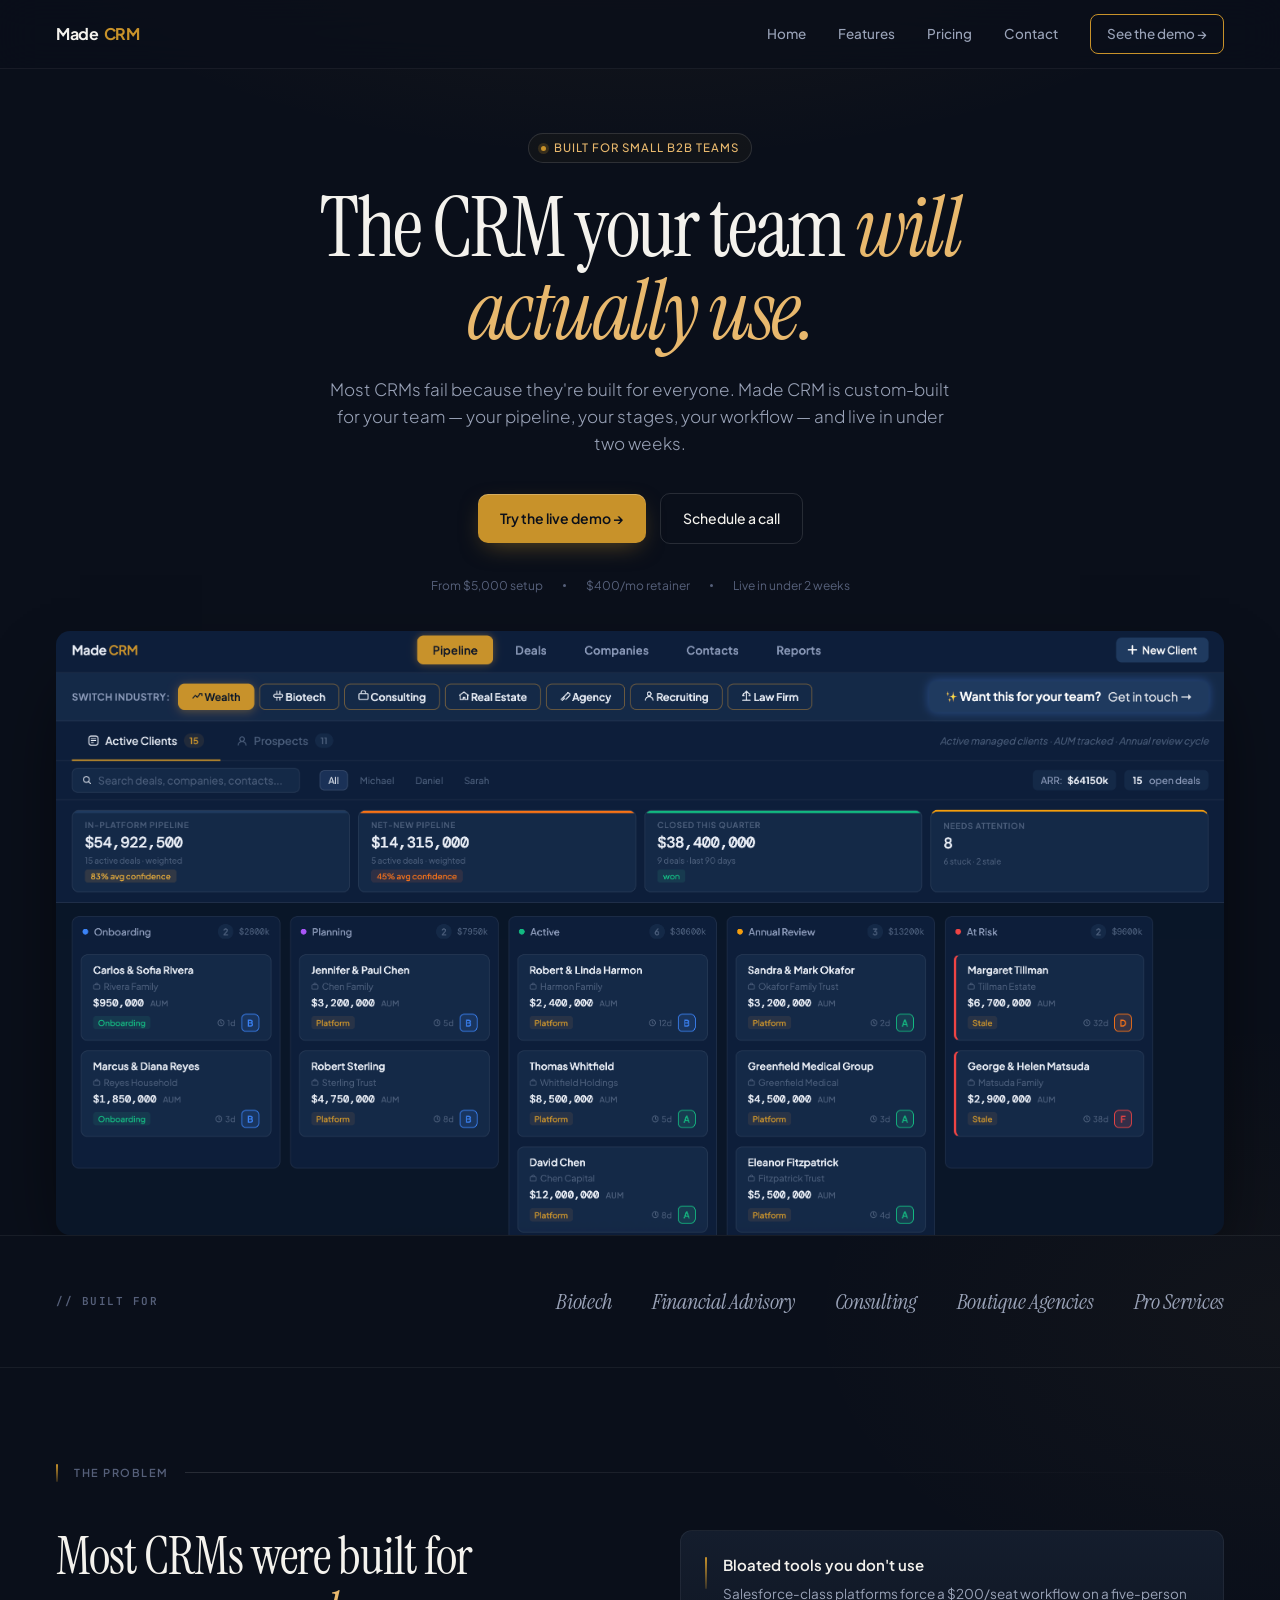
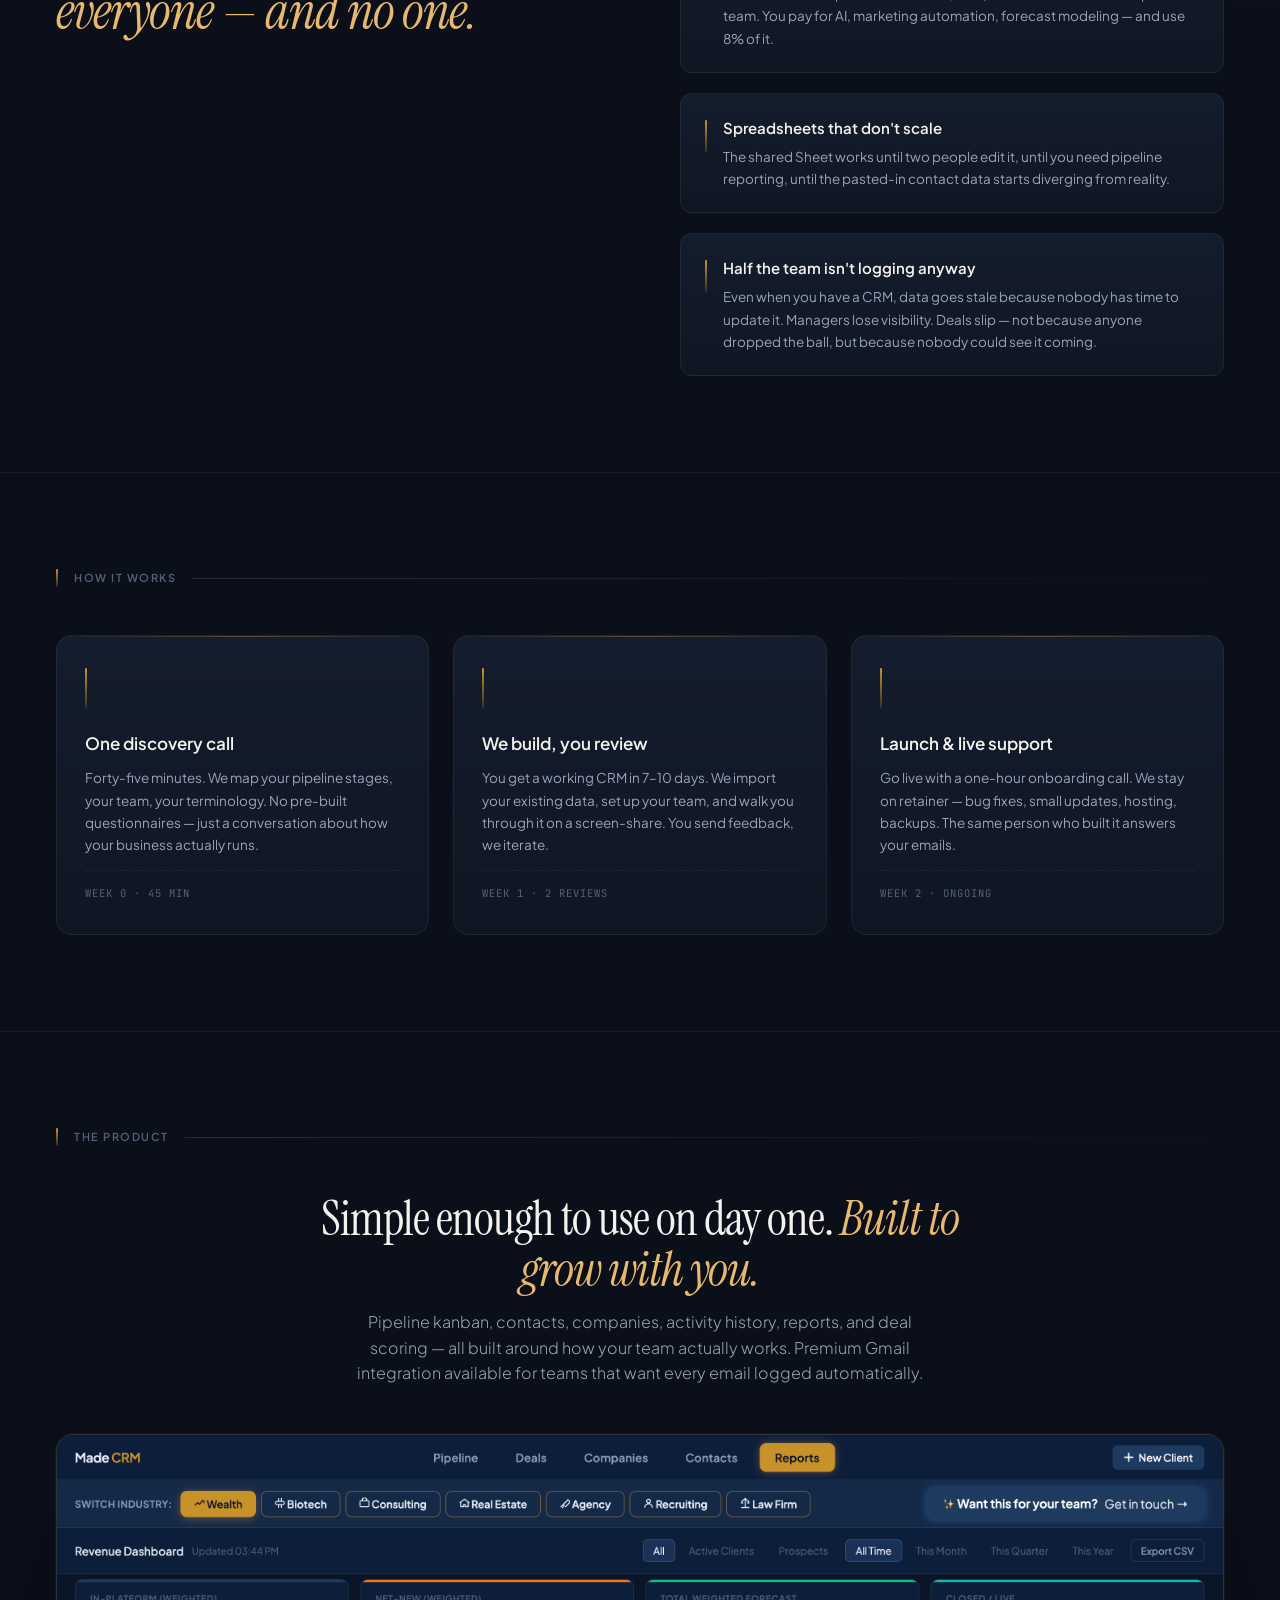
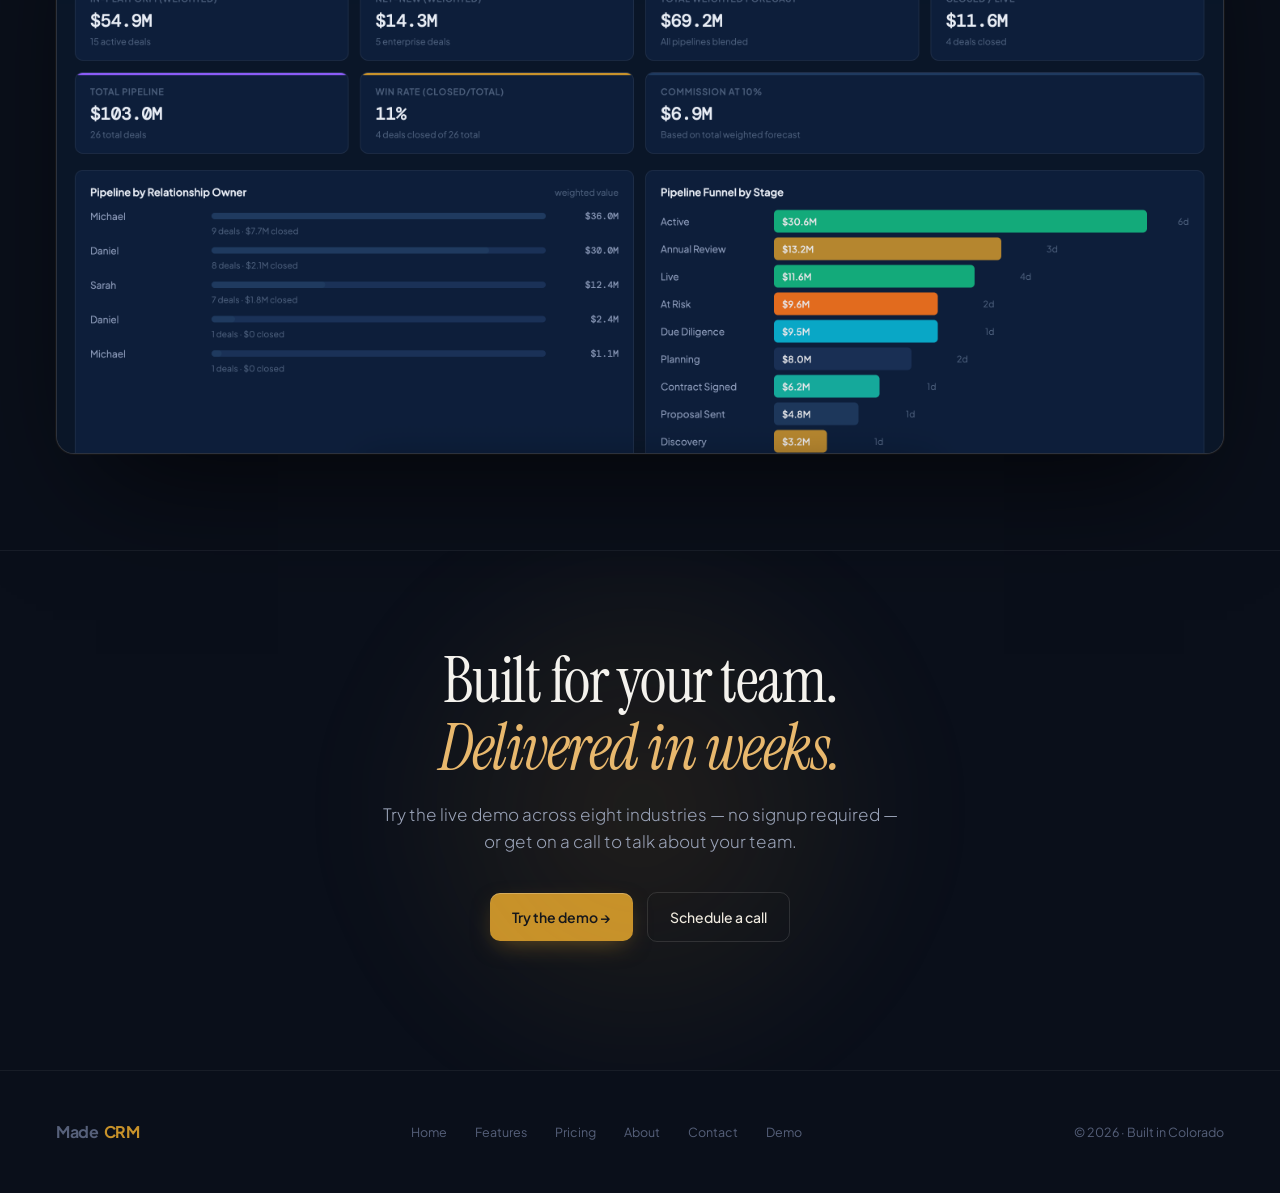
<file: index.html>
<!DOCTYPE html>
<html lang="en">
<head>
<meta charset="UTF-8">
<meta name="viewport" content="width=device-width, initial-scale=1.0">
<title>Made CRM — Built for Your Business</title>
<link href="https://fonts.googleapis.com/css2?family=Instrument+Serif:ital@0;1&family=Plus+Jakarta+Sans:wght@300;400;500;600;700&family=JetBrains+Mono:wght@400;500&display=swap" rel="stylesheet">
<link rel="stylesheet" href="styles.css">
<style>
/* HERO */
.hero{position:relative;padding:64px 56px 0;overflow:hidden}
.hero-grid{max-width:1180px;margin:0 auto;position:relative;z-index:2}
.hero-text{text-align:center;max-width:780px;margin:0 auto 36px}
.hero-actions{justify-content:center}
.hero-meta{justify-content:center}
h1.hero-h{font-family:'Instrument Serif',serif;font-size:84px;line-height:.98;letter-spacing:-2.5px;font-weight:400;margin-bottom:24px;text-align:center;max-width:920px;margin-left:auto;margin-right:auto}
h1.hero-h em{color:var(--gold2)}
.hero-sub{font-size:17px;color:var(--t2);max-width:620px;margin:0 auto 36px;font-weight:300;line-height:1.6;text-align:center}
.hero-actions{display:flex;gap:14px;align-items:center;margin-bottom:32px;flex-wrap:wrap}
.hero-meta{display:flex;gap:20px;align-items:center;font-size:12px;color:var(--t3);flex-wrap:wrap}
.hero-meta .pip{width:3px;height:3px;border-radius:50%;background:var(--t3)}

/* HERO VISUAL FRAME */
.hero-frame{border-radius:14px;overflow:hidden;box-shadow:0 40px 80px -24px rgba(0,0,0,.8);max-width:1180px;margin:0 auto;position:relative}
.hero-frame-bar{display:flex;align-items:center;gap:8px;padding:10px 14px;background:var(--surface2);border-bottom:1px solid var(--line)}
.hero-frame-dot{width:10px;height:10px;border-radius:50%;background:#3a4255}
.hero-frame-dot.r{background:#c8553d}.hero-frame-dot.y{background:#c8922a}.hero-frame-dot.g{background:#4a8c5a}
.hero-frame-url{flex:1;text-align:center;font-family:'JetBrains Mono',monospace;font-size:11px;color:var(--t3)}
.hero-frame-img{display:block;overflow:hidden}
.hero-frame-img img{display:block;width:100%;height:auto}

/* PROOF */
.proof{padding:48px 56px;border-top:1px solid var(--line)}
.proof-inner{max-width:1180px;margin:0 auto;display:flex;align-items:center;gap:48px;flex-wrap:wrap;justify-content:space-between}
.proof-label{font-size:11px;letter-spacing:1.5px;text-transform:uppercase;color:var(--t3);font-weight:600;font-family:'JetBrains Mono',monospace}
.proof-list{display:flex;gap:40px;flex-wrap:wrap}
.proof-list span{font-family:'Instrument Serif',serif;font-size:22px;color:var(--t2);font-style:italic;letter-spacing:-.3px}

/* PROBLEM */
.problem{display:grid;grid-template-columns:1fr 1fr;gap:80px;align-items:start}
.problem h2{font-family:'Instrument Serif',serif;font-size:52px;line-height:1.05;letter-spacing:-1px;font-weight:400}
.problem h2 em{color:var(--gold2)}
.callouts{display:flex;flex-direction:column;gap:20px}
.callout{padding:22px 24px;background:linear-gradient(180deg,var(--surface2),var(--surface));border:1px solid var(--line);border-radius:12px;display:flex;gap:16px;align-items:flex-start}
.callout-bar{width:2px;height:32px;border-radius:1px;background:linear-gradient(180deg,var(--gold),rgba(200,146,42,.2));margin-top:4px;flex-shrink:0}
.callout h4{font-size:15px;font-weight:600;margin-bottom:6px;color:var(--t)}
.callout p{font-size:13.5px;color:var(--t2);line-height:1.65}

/* HOW IT WORKS */
.how{display:grid;grid-template-columns:repeat(3,1fr);gap:24px}
.step{position:relative;padding:32px 28px;background:linear-gradient(180deg,var(--surface2) 0%,var(--surface) 100%);border:1px solid var(--line);border-radius:16px;transition:.2s}
.step:hover{border-color:rgba(200,146,42,.3);transform:translateY(-2px)}
.step::before{content:'';position:absolute;top:0;left:0;right:0;height:1px;background:linear-gradient(90deg,transparent,rgba(200,146,42,.4),transparent)}
.step-bar{display:block;width:2px;height:40px;border-radius:1px;background:linear-gradient(180deg,var(--gold),rgba(200,146,42,.2));margin-bottom:22px}
.step h3{font-size:17px;font-weight:600;margin-bottom:10px}
.step p{font-size:13.5px;color:var(--t2);line-height:1.65;margin-bottom:14px}
.step-meta{font-family:'JetBrains Mono',monospace;font-size:10.5px;color:var(--t3);text-transform:uppercase;letter-spacing:1px;padding-top:14px;border-top:1px dashed var(--line)}

/* PRODUCT */
.product-frame{margin-top:48px;background:var(--surface);border:1px solid var(--line2);border-radius:18px;overflow:hidden;box-shadow:0 60px 120px -40px rgba(0,0,0,.7),0 0 0 1px rgba(200,146,42,.08)}
.pf-bar{display:flex;align-items:center;gap:8px;padding:12px 16px;background:var(--surface2);border-bottom:1px solid var(--line)}
.pf-dot{width:11px;height:11px;border-radius:50%;background:#3a4255}
.pf-dot.r{background:#c8553d}.pf-dot.y{background:#c8922a}.pf-dot.g{background:#4a8c5a}
.pf-url{flex:1;text-align:center;font-family:'JetBrains Mono',monospace;font-size:11.5px;color:var(--t3)}

/* MOBILE OVERRIDES */
@media(max-width:900px){
  .hero{padding:72px 24px 56px}
  .hero-grid{grid-template-columns:1fr;gap:40px}
  .proof{padding:40px 24px}
  .problem{grid-template-columns:1fr;gap:40px}
  .how{grid-template-columns:1fr;gap:16px}
}
</style>
</head>
<body>

<nav class="nav">
  <a href="index.html" class="brand">Made<span class="crm">&nbsp;CRM</span></a>
  <div class="nav-links">
    <a href="index.html">Home</a>
    <a href="features.html">Features</a>
    <a href="pricing.html">Pricing</a>
    <a href="contact.html">Contact</a>
    <a href="https://demo.madecrm.io" target="_blank" class="nav-cta">See the demo →</a>
  </div>
</nav>

<!-- HERO -->
<section class="hero">
  <div class="hero-grid">
    <div class="hero-text">
      <div class="eyebrow"><span class="dot"></span>Built for small B2B teams</div>
      <h1 class="hero-h">The CRM your team <em>will actually use.</em></h1>
      <p class="hero-sub">Most CRMs fail because they're built for everyone. Made CRM is custom-built for your team — your pipeline, your stages, your workflow — and live in under two weeks.</p>
      <div class="hero-actions">
        <a href="https://demo.madecrm.io" target="_blank" class="btn-p">Try the live demo →</a>
        <a href="contact.html" class="btn-s">Schedule a call</a>
      </div>
      <div class="hero-meta">
        <span>From $5,000 setup</span>
        <span class="pip"></span>
        <span>$400/mo retainer</span>
        <span class="pip"></span>
        <span>Live in under 2 weeks</span>
      </div>
    </div>
    <div class="hero-frame">
      <a href="https://demo.madecrm.io" target="_blank" class="hero-frame-img">
        <img src="ss4.png?v=2" alt="Made CRM — Wealth Management pipeline view">
      </a>
    </div>
  </div>
</section>

<!-- PROOF -->
<div class="proof">
  <div class="proof-inner">
    <div class="proof-label">// Built for</div>
    <div class="proof-list">
      <span>Biotech</span>
      <span>Financial Advisory</span>
      <span>Consulting</span>
      <span>Boutique Agencies</span>
      <span>Pro Services</span>
    </div>
  </div>
</div>

<!-- PROBLEM -->
<section class="s">
  <div class="s-inner">
    <div class="s-rule"><span class="s-num"></span><span class="s-eye">The problem</span><span class="s-line"></span></div>
    <div class="problem">
      <h2>Most CRMs were built for<em> everyone — and no one.</em></h2>
      <div class="callouts">
        <div class="callout">
          <div class="callout-bar"></div>
          <div><h4>Bloated tools you don't use</h4><p>Salesforce-class platforms force a $200/seat workflow on a five-person team. You pay for AI, marketing automation, forecast modeling — and use 8% of it.</p></div>
        </div>
        <div class="callout">
          <div class="callout-bar"></div>
          <div><h4>Spreadsheets that don't scale</h4><p>The shared Sheet works until two people edit it, until you need pipeline reporting, until the pasted-in contact data starts diverging from reality.</p></div>
        </div>
        <div class="callout">
          <div class="callout-bar"></div>
          <div><h4>Half the team isn't logging anyway</h4><p>Even when you have a CRM, data goes stale because nobody has time to update it. Managers lose visibility. Deals slip — not because anyone dropped the ball, but because nobody could see it coming.</p></div>
        </div>
      </div>
    </div>
  </div>
</section>

<!-- HOW IT WORKS -->
<section class="s">
  <div class="s-inner">
    <div class="s-rule"><span class="s-num"></span><span class="s-eye">How it works</span><span class="s-line"></span></div>
    <div class="how">
      <div class="step">
        <span class="step-bar"></span>
        <h3>One discovery call</h3>
        <p>Forty-five minutes. We map your pipeline stages, your team, your terminology. No pre-built questionnaires — just a conversation about how your business actually runs.</p>
        <div class="step-meta">Week 0 · 45 min</div>
      </div>
      <div class="step">
        <span class="step-bar"></span>
        <h3>We build, you review</h3>
        <p>You get a working CRM in 7–10 days. We import your existing data, set up your team, and walk you through it on a screen-share. You send feedback, we iterate.</p>
        <div class="step-meta">Week 1 · 2 reviews</div>
      </div>
      <div class="step">
        <span class="step-bar"></span>
        <h3>Launch &amp; live support</h3>
        <p>Go live with a one-hour onboarding call. We stay on retainer — bug fixes, small updates, hosting, backups. The same person who built it answers your emails.</p>
        <div class="step-meta">Week 2 · ongoing</div>
      </div>
    </div>
  </div>
</section>

<!-- PRODUCT -->
<section class="s">
  <div class="s-inner">
    <div class="s-rule"><span class="s-num"></span><span class="s-eye">The product</span><span class="s-line"></span></div>
    <h2 style="font-family:'Instrument Serif',serif;font-size:48px;line-height:1.05;letter-spacing:-1px;max-width:700px;margin:0 auto 14px;font-weight:400;text-align:center">Simple enough to use on day one. <em>Built to grow with you.</em></h2>
    <p style="font-size:16px;color:var(--t2);max-width:580px;font-weight:300;margin:0 auto 0;text-align:center">Pipeline kanban, contacts, companies, activity history, reports, and deal scoring — all built around how your team actually works. Premium Gmail integration available for teams that want every email logged automatically.</p>
    <div class="product-frame">
      <a href="https://demo.madecrm.io" target="_blank" style="display:block">
        <img src="ss1.png?v=2" alt="Made CRM live demo — revenue dashboard" style="display:block;width:100%;height:auto">
      </a>
    </div>
  </div>
</section>

<!-- FINAL CTA -->
<section class="cta-final">
  <h2>Built for your team.<br><em>Delivered in weeks.</em></h2>
  <p>Try the live demo across eight industries — no signup required — or get on a call to talk about your team.</p>
  <div class="hero-actions" style="justify-content:center">
    <a href="https://demo.madecrm.io" target="_blank" class="btn-p">Try the demo →</a>
    <a href="contact.html" class="btn-s">Schedule a call</a>
  </div>
</section>

<footer>
  <a href="index.html" class="brand">Made<span class="crm">&nbsp;CRM</span></a>
  <div class="footer-links">
    <a href="index.html">Home</a>
    <a href="features.html">Features</a>
    <a href="pricing.html">Pricing</a>
    <a href="about.html">About</a>
    <a href="contact.html">Contact</a>
    <a href="https://demo.madecrm.io" target="_blank">Demo</a>
  </div>
  <div>© 2026 · Built in Colorado</div>
</footer>

</body>
</html>
</file>
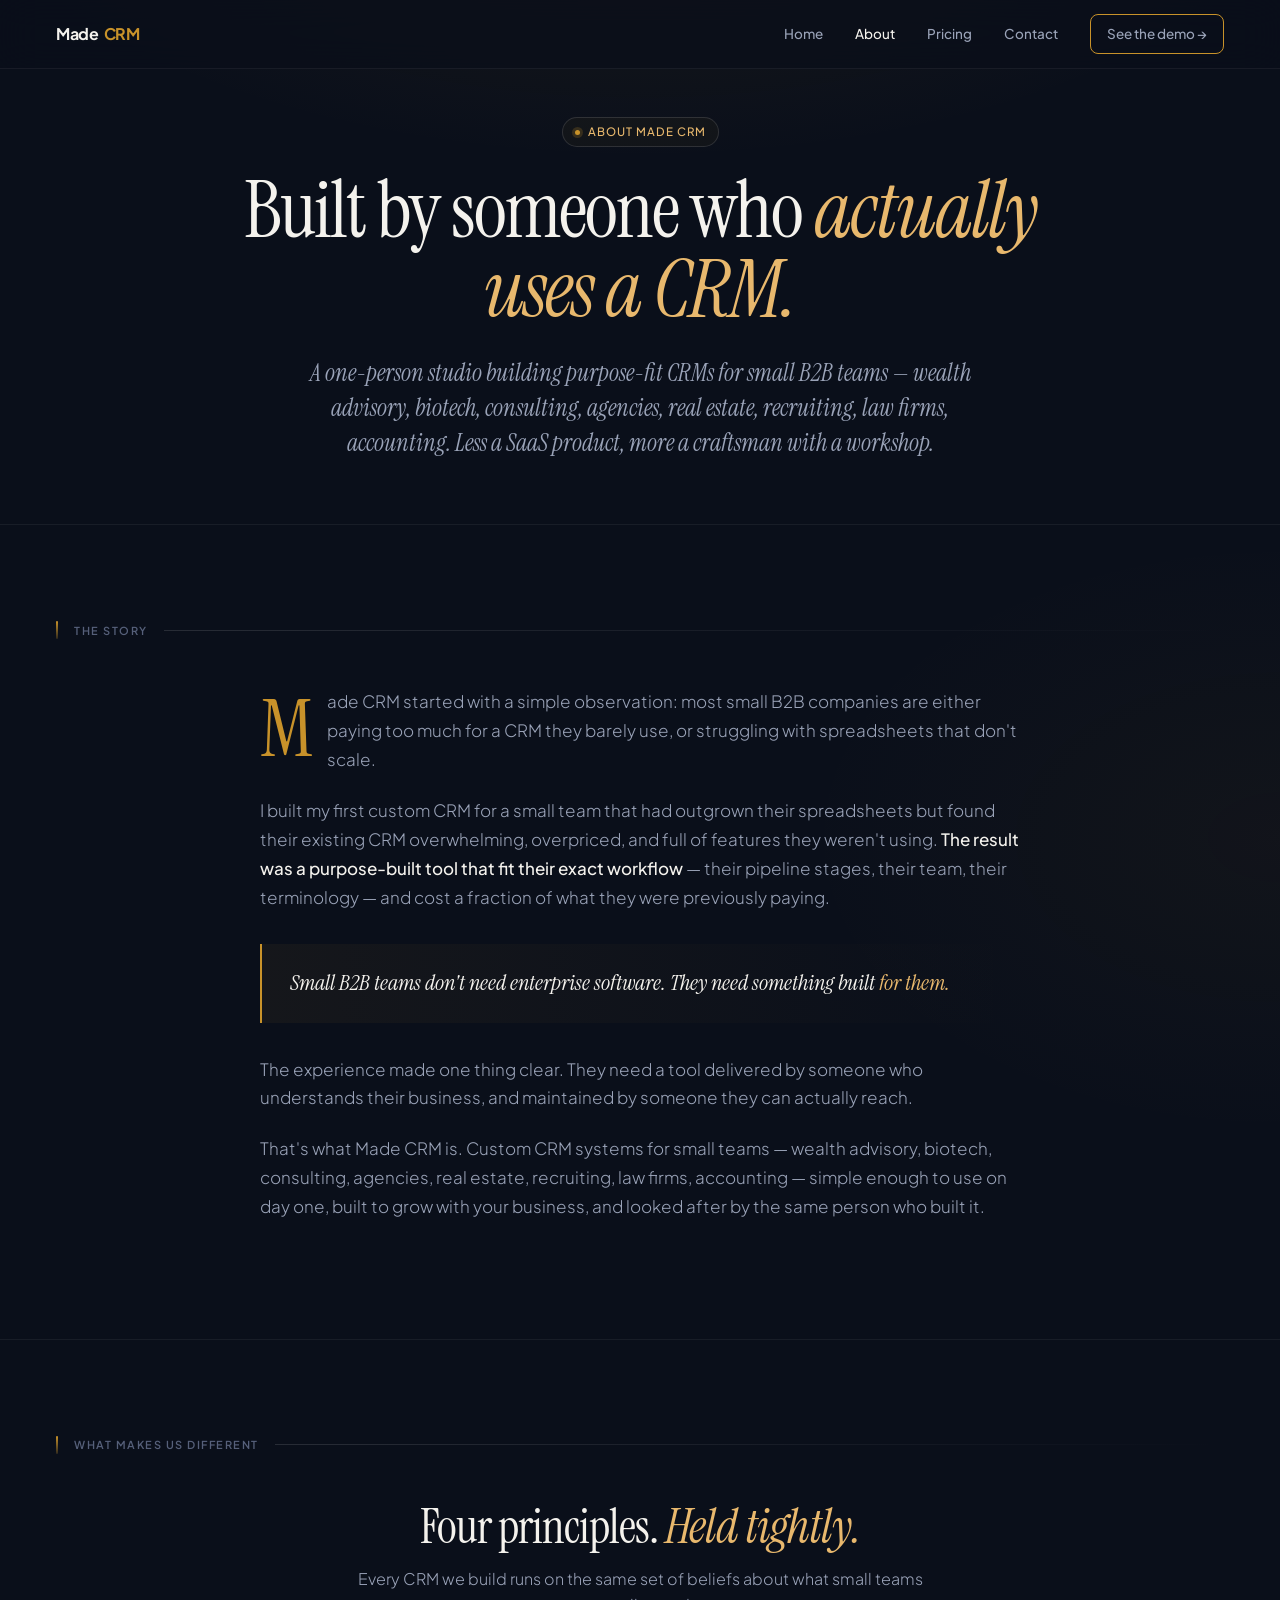
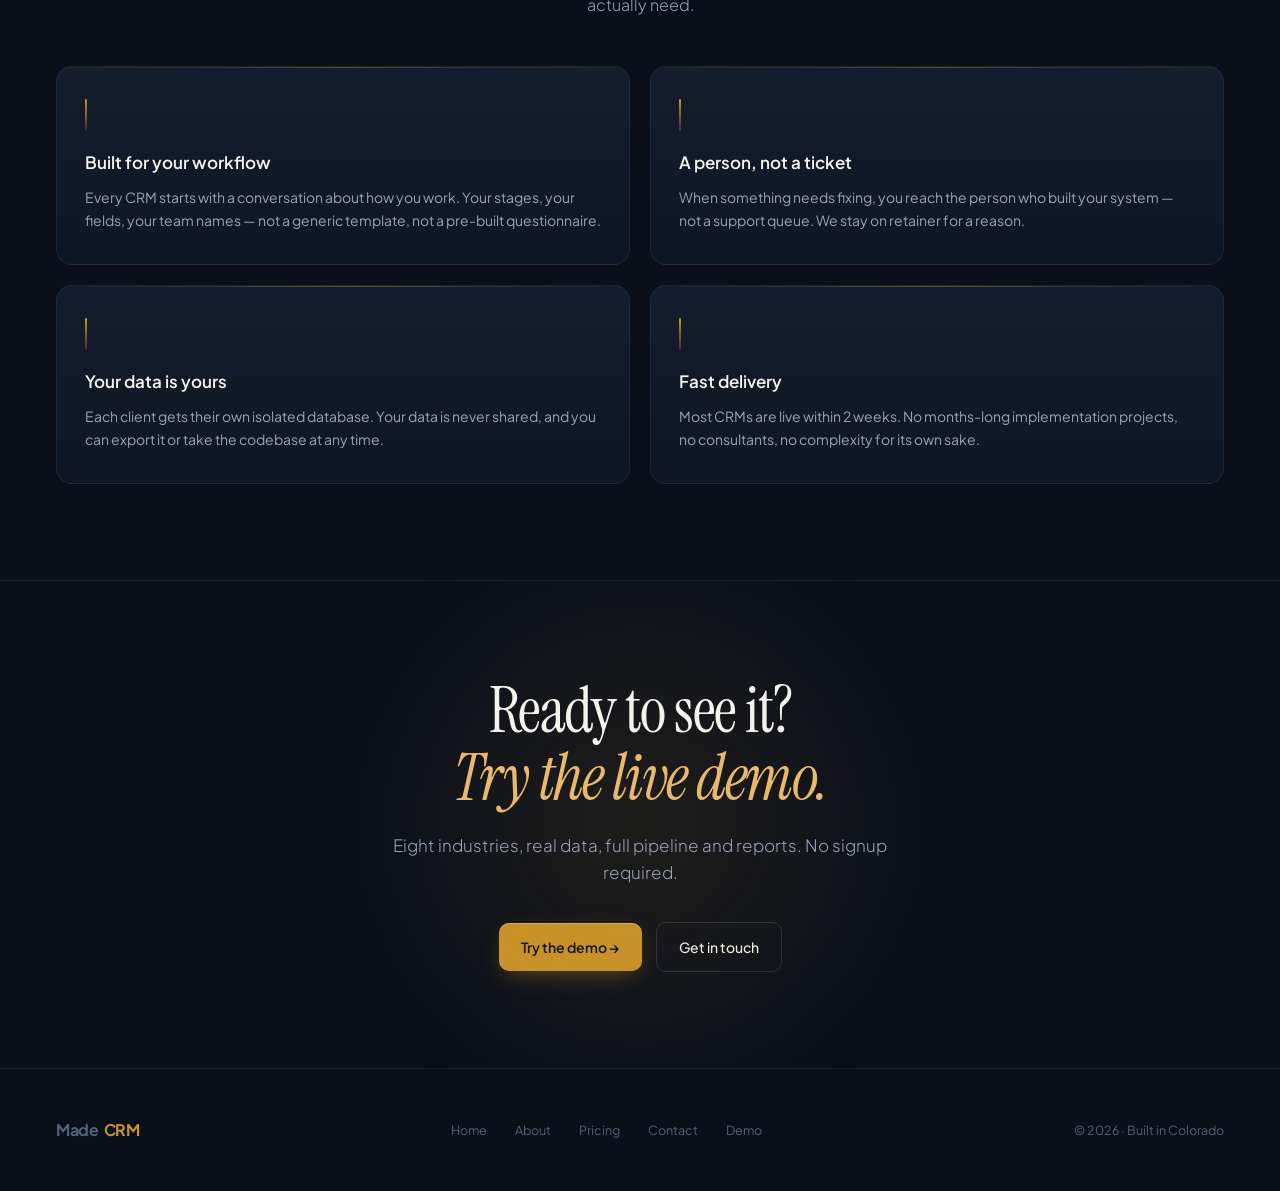
<file: about.html>
<!DOCTYPE html>
<html lang="en">
<head>
<meta charset="UTF-8">
<meta name="viewport" content="width=device-width, initial-scale=1.0">
<title>About — Made CRM</title>
<link href="https://fonts.googleapis.com/css2?family=Instrument+Serif:ital@0;1&family=Plus+Jakarta+Sans:wght@300;400;500;600;700&family=JetBrains+Mono:wght@400;500&display=swap" rel="stylesheet">
<link rel="stylesheet" href="styles.css">
<style>
/* ABOUT HERO */
.about-hero{padding:48px 56px 64px;position:relative;z-index:2;text-align:center}
.about-hero-inner{max-width:980px;margin:0 auto}
h1.ah{font-family:'Instrument Serif',serif;font-size:80px;line-height:.98;letter-spacing:-2px;font-weight:400;margin-bottom:28px;max-width:880px;margin-left:auto;margin-right:auto}
h1.ah em{color:var(--gold2)}
.lede{font-family:'Instrument Serif',serif;font-style:italic;font-size:24px;color:var(--t2);max-width:680px;line-height:1.45;font-weight:400;margin:0 auto}

/* STORY */
.story{max-width:760px;margin:0 auto}
.story-body p{font-size:17px;color:var(--t2);line-height:1.7;margin-bottom:22px;font-weight:300}
.story-body p strong{color:var(--t);font-weight:500}
.story-body p:first-of-type::first-letter{font-family:'Instrument Serif',serif;font-size:80px;float:left;line-height:.85;padding:8px 14px 0 0;color:var(--gold);font-weight:400}
.story-body blockquote{margin:32px 0;padding:24px 28px;border-left:2px solid var(--gold);background:linear-gradient(90deg,rgba(200,146,42,0.06),transparent);font-family:'Instrument Serif',serif;font-style:italic;font-size:22px;line-height:1.4;color:var(--t)}

/* VALUES */
.values{display:grid;grid-template-columns:repeat(2,1fr);gap:20px;margin-top:48px}
.value{padding:32px 28px;background:linear-gradient(180deg,var(--surface2),var(--surface));border:1px solid var(--line);border-radius:16px;position:relative;transition:.2s}
.value:hover{border-color:rgba(200,146,42,.3);transform:translateY(-2px)}
.value::before{content:'';position:absolute;top:0;left:0;right:0;height:1px;background:linear-gradient(90deg,transparent,rgba(200,146,42,.4),transparent)}
.value-bar{display:block;width:2px;height:32px;background:linear-gradient(180deg,var(--gold),rgba(200,146,42,.2));font-size:0;margin-bottom:18px;border-radius:1px}
.value h3{font-size:17px;font-weight:600;margin-bottom:10px}
.value p{font-size:14px;color:var(--t2);line-height:1.65}

/* ACTIONS GROUP (about page CTA) */
.actions{display:flex;gap:14px;align-items:center;flex-wrap:wrap}

/* MOBILE OVERRIDES */
@media(max-width:880px){
  .about-hero{padding:80px 22px 48px}
  h1.ah{font-size:54px}
  .values{grid-template-columns:1fr}
}
</style>
</head>
<body>

<nav class="nav">
  <a href="index.html" class="brand">Made<span class="crm">&nbsp;CRM</span></a>
  <div class="nav-links">
    <a href="index.html">Home</a>
    <a href="about.html" class="active">About</a>
    <a href="pricing.html">Pricing</a>
    <a href="contact.html">Contact</a>
    <a href="https://demo.madecrm.io" target="_blank" class="nav-cta">See the demo →</a>
  </div>
</nav>

<section class="about-hero">
  <div class="about-hero-inner">
    <div class="eyebrow"><span class="dot"></span>About Made CRM</div>
    <h1 class="ah">Built by someone who <em>actually uses a CRM.</em></h1>
    <p class="lede">A one-person studio building purpose-fit CRMs for small B2B teams — wealth advisory, biotech, consulting, agencies, real estate, recruiting, law firms, accounting. Less a SaaS product, more a craftsman with a workshop.</p>
  </div>
</section>

<!-- STORY -->
<section class="s">
  <div class="s-inner">
    <div class="s-rule"><span class="s-num"></span><span class="s-eye">The story</span><span class="s-line"></span></div>
    <div class="story">
      <div class="story-body">
        <p>Made CRM started with a simple observation: most small B2B companies are either paying too much for a CRM they barely use, or struggling with spreadsheets that don't scale.</p>
        <p>I built my first custom CRM for a small team that had outgrown their spreadsheets but found their existing CRM overwhelming, overpriced, and full of features they weren't using. <strong>The result was a purpose-built tool that fit their exact workflow</strong> — their pipeline stages, their team, their terminology — and cost a fraction of what they were previously paying.</p>
        <blockquote>Small B2B teams don't need enterprise software. They need something built <em>for them.</em></blockquote>
        <p>The experience made one thing clear. They need a tool delivered by someone who understands their business, and maintained by someone they can actually reach.</p>
        <p>That's what Made CRM is. Custom CRM systems for small teams — wealth advisory, biotech, consulting, agencies, real estate, recruiting, law firms, accounting — simple enough to use on day one, built to grow with your business, and looked after by the same person who built it.</p>
      </div>
    </div>
  </div>
</section>

<!-- VALUES -->
<section class="s">
  <div class="s-inner">
    <div class="s-rule"><span class="s-num"></span><span class="s-eye">What makes us different</span><span class="s-line"></span></div>
    <h2 style="font-family:'Instrument Serif',serif;font-size:48px;line-height:1.05;letter-spacing:-1px;max-width:780px;margin:0 auto 14px;font-weight:400;text-align:center">Four principles. <em>Held tightly.</em></h2>
    <p style="font-size:16px;color:var(--t2);max-width:580px;font-weight:300;text-align:center;margin:0 auto">Every CRM we build runs on the same set of beliefs about what small teams actually need.</p>
    <div class="values">
      <div class="value">
        <span class="value-bar"></span>
        <h3>Built for your workflow</h3>
        <p>Every CRM starts with a conversation about how you work. Your stages, your fields, your team names — not a generic template, not a pre-built questionnaire.</p>
      </div>
      <div class="value">
        <span class="value-bar"></span>
        <h3>A person, not a ticket</h3>
        <p>When something needs fixing, you reach the person who built your system — not a support queue. We stay on retainer for a reason.</p>
      </div>
      <div class="value">
        <span class="value-bar"></span>
        <h3>Your data is yours</h3>
        <p>Each client gets their own isolated database. Your data is never shared, and you can export it or take the codebase at any time.</p>
      </div>
      <div class="value">
        <span class="value-bar"></span>
        <h3>Fast delivery</h3>
        <p>Most CRMs are live within 2 weeks. No months-long implementation projects, no consultants, no complexity for its own sake.</p>
      </div>
    </div>
  </div>
</section>

<!-- CTA -->
<section class="cta-final">
  <h2>Ready to see it?<br><em>Try the live demo.</em></h2>
  <p>Eight industries, real data, full pipeline and reports. No signup required.</p>
  <div class="actions" style="justify-content:center">
    <a href="https://demo.madecrm.io" target="_blank" class="btn-p">Try the demo →</a>
    <a href="contact.html" class="btn-s">Get in touch</a>
  </div>
</section>

<footer>
  <a href="index.html" class="brand">Made<span class="crm">&nbsp;CRM</span></a>
  <div class="footer-links">
    <a href="index.html">Home</a>
    <a href="about.html">About</a>
    <a href="pricing.html">Pricing</a>
    <a href="contact.html">Contact</a>
    <a href="https://demo.madecrm.io" target="_blank">Demo</a>
  </div>
  <div>© 2026 · Built in Colorado</div>
</footer>

</body>
</html>
</file>
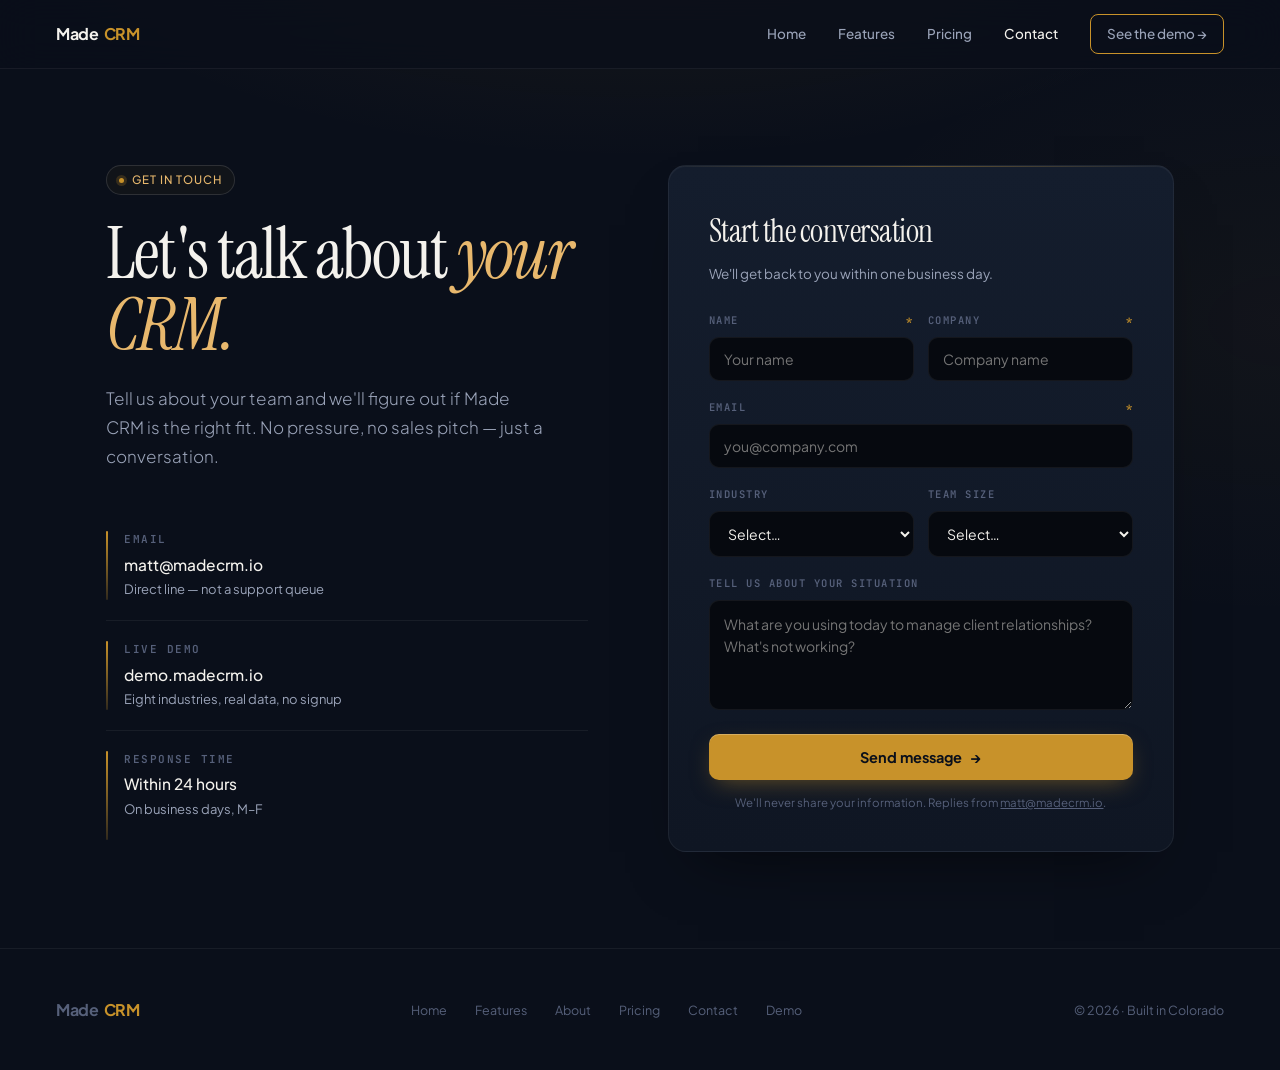
<file: contact.html>
<!DOCTYPE html>
<html lang="en">
<head>
<meta charset="UTF-8">
<meta name="viewport" content="width=device-width, initial-scale=1.0">
<title>Contact — Made CRM</title>
<link href="https://fonts.googleapis.com/css2?family=Instrument+Serif:ital@0;1&family=Plus+Jakarta+Sans:wght@300;400;500;600;700&family=JetBrains+Mono:wght@400;500&display=swap" rel="stylesheet">
<link rel="stylesheet" href="styles.css">
<style>
/* PAGE LAYOUT */
.page{max-width:1180px;margin:0 auto;padding:96px 56px;display:grid;grid-template-columns:1fr 1.05fr;gap:80px;align-items:start;position:relative;z-index:2}
.left h1{font-family:'Instrument Serif',serif;font-size:72px;line-height:.98;letter-spacing:-2px;font-weight:400;margin-bottom:24px}
.left h1 em{color:var(--gold2)}
.left .lede{font-size:17px;color:var(--t2);font-weight:300;line-height:1.7;margin-bottom:40px;max-width:440px}

/* CONTACT INFO LIST */
.contact-info{display:flex;flex-direction:column;gap:0}
.ci{display:flex;gap:0;align-items:flex-start;padding:20px 0;padding-left:18px;border-bottom:1px solid var(--line);position:relative}
.ci:last-child{border-bottom:0}
.ci::before{content:'';position:absolute;left:0;top:20px;bottom:20px;width:2px;background:linear-gradient(180deg,var(--gold),rgba(200,146,42,.2));border-radius:1px}
.ci:last-child::before{bottom:0}
.ci h4{font-size:11px;text-transform:uppercase;letter-spacing:1.5px;color:var(--t3);font-weight:600;margin-bottom:4px;font-family:'JetBrains Mono',monospace}
.ci .v{font-size:15.5px;color:var(--t);font-weight:500}
.ci .v a{color:var(--t)}
.ci .v a:hover{color:var(--gold2)}
.ci .sub{font-size:13px;color:var(--t2);margin-top:3px;line-height:1.5}

/* FORM */
.form-card{background:linear-gradient(180deg,var(--surface2),var(--surface));border:1px solid var(--line);border-radius:18px;padding:40px;box-shadow:0 30px 60px -30px rgba(0,0,0,.6),inset 0 1px 0 rgba(255,255,255,.04);position:relative}
.form-card::before{content:'';position:absolute;top:0;left:0;right:0;height:1px;background:linear-gradient(90deg,transparent,rgba(200,146,42,.4),transparent);border-radius:18px 18px 0 0}
.form-card h2{font-family:'Instrument Serif',serif;font-size:32px;letter-spacing:-.5px;font-weight:400;margin-bottom:6px}
.fc-sub{font-size:13.5px;color:var(--t2);margin-bottom:28px}
.field{margin-bottom:18px}
.field label{display:flex;justify-content:space-between;font-family:'JetBrains Mono',monospace;font-size:10.5px;font-weight:600;letter-spacing:1.5px;text-transform:uppercase;color:var(--t3);margin-bottom:8px}
.field label .req{color:var(--gold)}
.field input,.field select,.field textarea{width:100%;background:var(--ink);border:1px solid var(--line);border-radius:10px;padding:12px 14px;color:var(--t);font-family:'Plus Jakarta Sans',sans-serif;font-size:14px;outline:none;transition:.15s}
.field input:focus,.field select:focus,.field textarea:focus{border-color:var(--gold);box-shadow:0 0 0 3px rgba(200,146,42,.15)}
.field select option{background:var(--surface)}
.field textarea{resize:vertical;min-height:110px;line-height:1.6}
.row2{display:grid;grid-template-columns:1fr 1fr;gap:14px}
.btn-submit{width:100%;background:var(--gold);color:#0a0f1a;border:none;border-radius:10px;padding:14px;font-family:inherit;font-size:14.5px;font-weight:700;cursor:pointer;transition:.15s;display:flex;align-items:center;justify-content:center;gap:8px;box-shadow:0 8px 24px -8px rgba(200,146,42,.5),inset 0 1px 0 rgba(255,255,255,.25);margin-top:8px}
.btn-submit:hover{transform:translateY(-1px);box-shadow:0 12px 28px -8px rgba(200,146,42,.6)}
.btn-submit:disabled{opacity:.6;cursor:wait;transform:none}
.success-msg{display:none;padding:18px;background:rgba(16,185,129,0.1);border:1px solid rgba(16,185,129,0.3);border-radius:10px;color:var(--green);font-size:14px;margin-top:18px;line-height:1.5;align-items:center;gap:10px}
.success-msg.show{display:flex}
.privacy{font-size:11.5px;color:var(--t3);text-align:center;margin-top:14px;line-height:1.5}
.privacy a{color:var(--t3);text-decoration:underline}
.privacy a:hover{color:var(--t2)}

/* MOBILE OVERRIDES */
@media(max-width:880px){
  .page{grid-template-columns:1fr;gap:40px;padding:64px 22px}
  .left h1{font-size:48px}
  .row2{grid-template-columns:1fr}
}
</style>
</head>
<body>

<nav class="nav">
  <a href="index.html" class="brand">Made<span class="crm">&nbsp;CRM</span></a>
  <div class="nav-links">
    <a href="index.html">Home</a>
    <a href="features.html">Features</a>
    <a href="pricing.html">Pricing</a>
    <a href="contact.html" class="active">Contact</a>
    <a href="https://demo.madecrm.io" target="_blank" class="nav-cta">See the demo →</a>
  </div>
</nav>

<div class="page">
  <div class="left">
    <div class="eyebrow"><span class="dot"></span>Get in touch</div>
    <h1>Let's talk about <em>your CRM.</em></h1>
    <p class="lede">Tell us about your team and we'll figure out if Made CRM is the right fit. No pressure, no sales pitch — just a conversation.</p>
    <div class="contact-info">
      <div class="ci">
        <div>
          <h4>Email</h4>
          <div class="v"><a href="mailto:matt@madecrm.io">matt@madecrm.io</a></div>
          <div class="sub">Direct line — not a support queue</div>
        </div>
      </div>
      <div class="ci">
        <div>
          <h4>Live demo</h4>
          <div class="v"><a href="https://demo.madecrm.io" target="_blank">demo.madecrm.io</a></div>
          <div class="sub">Eight industries, real data, no signup</div>
        </div>
      </div>
      <div class="ci">
        <div>
          <h4>Response time</h4>
          <div class="v">Within 24 hours</div>
          <div class="sub">On business days, M–F</div>
        </div>
      </div>
    </div>
  </div>

  <div class="form-card">
    <h2>Start the conversation</h2>
    <p class="fc-sub">We'll get back to you within one business day.</p>
    <form onsubmit="submitForm(event)">
      <div class="row2">
        <div class="field">
          <label>Name <span class="req">*</span></label>
          <input type="text" id="f-name" placeholder="Your name" autocomplete="name">
        </div>
        <div class="field">
          <label>Company <span class="req">*</span></label>
          <input type="text" id="f-company" placeholder="Company name" autocomplete="organization">
        </div>
      </div>
      <div class="field">
        <label>Email <span class="req">*</span></label>
        <input type="email" id="f-email" placeholder="you@company.com" autocomplete="email">
      </div>
      <div class="row2">
        <div class="field">
          <label>Industry</label>
          <select id="f-industry">
            <option value="">Select…</option>
            <option>Wealth Management</option>
            <option>Biotech &amp; Pharma</option>
            <option>Consulting</option>
            <option>Real Estate</option>
            <option>Marketing Agency</option>
            <option>Executive Recruiting</option>
            <option>Law Firm</option>
            <option>Accounting</option>
            <option>Other</option>
          </select>
        </div>
        <div class="field">
          <label>Team size</label>
          <select id="f-size">
            <option value="">Select…</option>
            <option>1–3 people</option>
            <option>4–7 people</option>
            <option>8–15 people</option>
            <option>15+ people</option>
          </select>
        </div>
      </div>
      <div class="field">
        <label>Tell us about your situation</label>
        <textarea id="f-message" placeholder="What are you using today to manage client relationships? What's not working?"></textarea>
      </div>
      <button type="submit" class="btn-submit">Send message <span>→</span></button>
      <div class="success-msg" id="success-msg">✓ Message sent. We'll be in touch within 24 hours.</div>
      <p class="privacy">We'll never share your information. Replies from <a href="mailto:matt@madecrm.io">matt@madecrm.io</a>.</p>
    </form>
  </div>
</div>

<footer>
  <a href="index.html" class="brand">Made<span class="crm">&nbsp;CRM</span></a>
  <div class="footer-links">
    <a href="index.html">Home</a>
    <a href="features.html">Features</a>
    <a href="about.html">About</a>
    <a href="pricing.html">Pricing</a>
    <a href="contact.html">Contact</a>
    <a href="https://demo.madecrm.io" target="_blank">Demo</a>
  </div>
  <div>© 2026 · Built in Colorado</div>
</footer>

<script>
function submitForm(e){
  e.preventDefault();
  const get = id => document.getElementById(id);
  const name = get('f-name').value.trim();
  const company = get('f-company').value.trim();
  const email = get('f-email').value.trim();
  if(!name || !company || !email){
    alert('Please fill in your name, company, and email.');
    return;
  }
  const btn = e.target.querySelector('button[type="submit"]');
  btn.disabled = true;
  btn.innerHTML = 'Sending…';
  fetch('https://formspree.io/f/xnjldvlq', {
    method: 'POST',
    headers: {'Content-Type':'application/json','Accept':'application/json'},
    body: JSON.stringify({
      name, company, email,
      industry: get('f-industry').value,
      size: get('f-size').value,
      message: get('f-message').value.trim(),
      source: 'Marketing site contact form'
    })
  })
  .then(r => {
    if(r.ok){
      get('success-msg').classList.add('show');
      ['f-name','f-company','f-email','f-message'].forEach(i => get(i).value = '');
      btn.innerHTML = 'Send message <span>→</span>';
      btn.disabled = false;
    } else {
      alert('Something went wrong. Please try again.');
      btn.innerHTML = 'Send message <span>→</span>';
      btn.disabled = false;
    }
  })
  .catch(() => {
    alert('Network error. Please try again.');
    btn.innerHTML = 'Send message <span>→</span>';
    btn.disabled = false;
  });
}
</script>
</body>
</html>
</file>
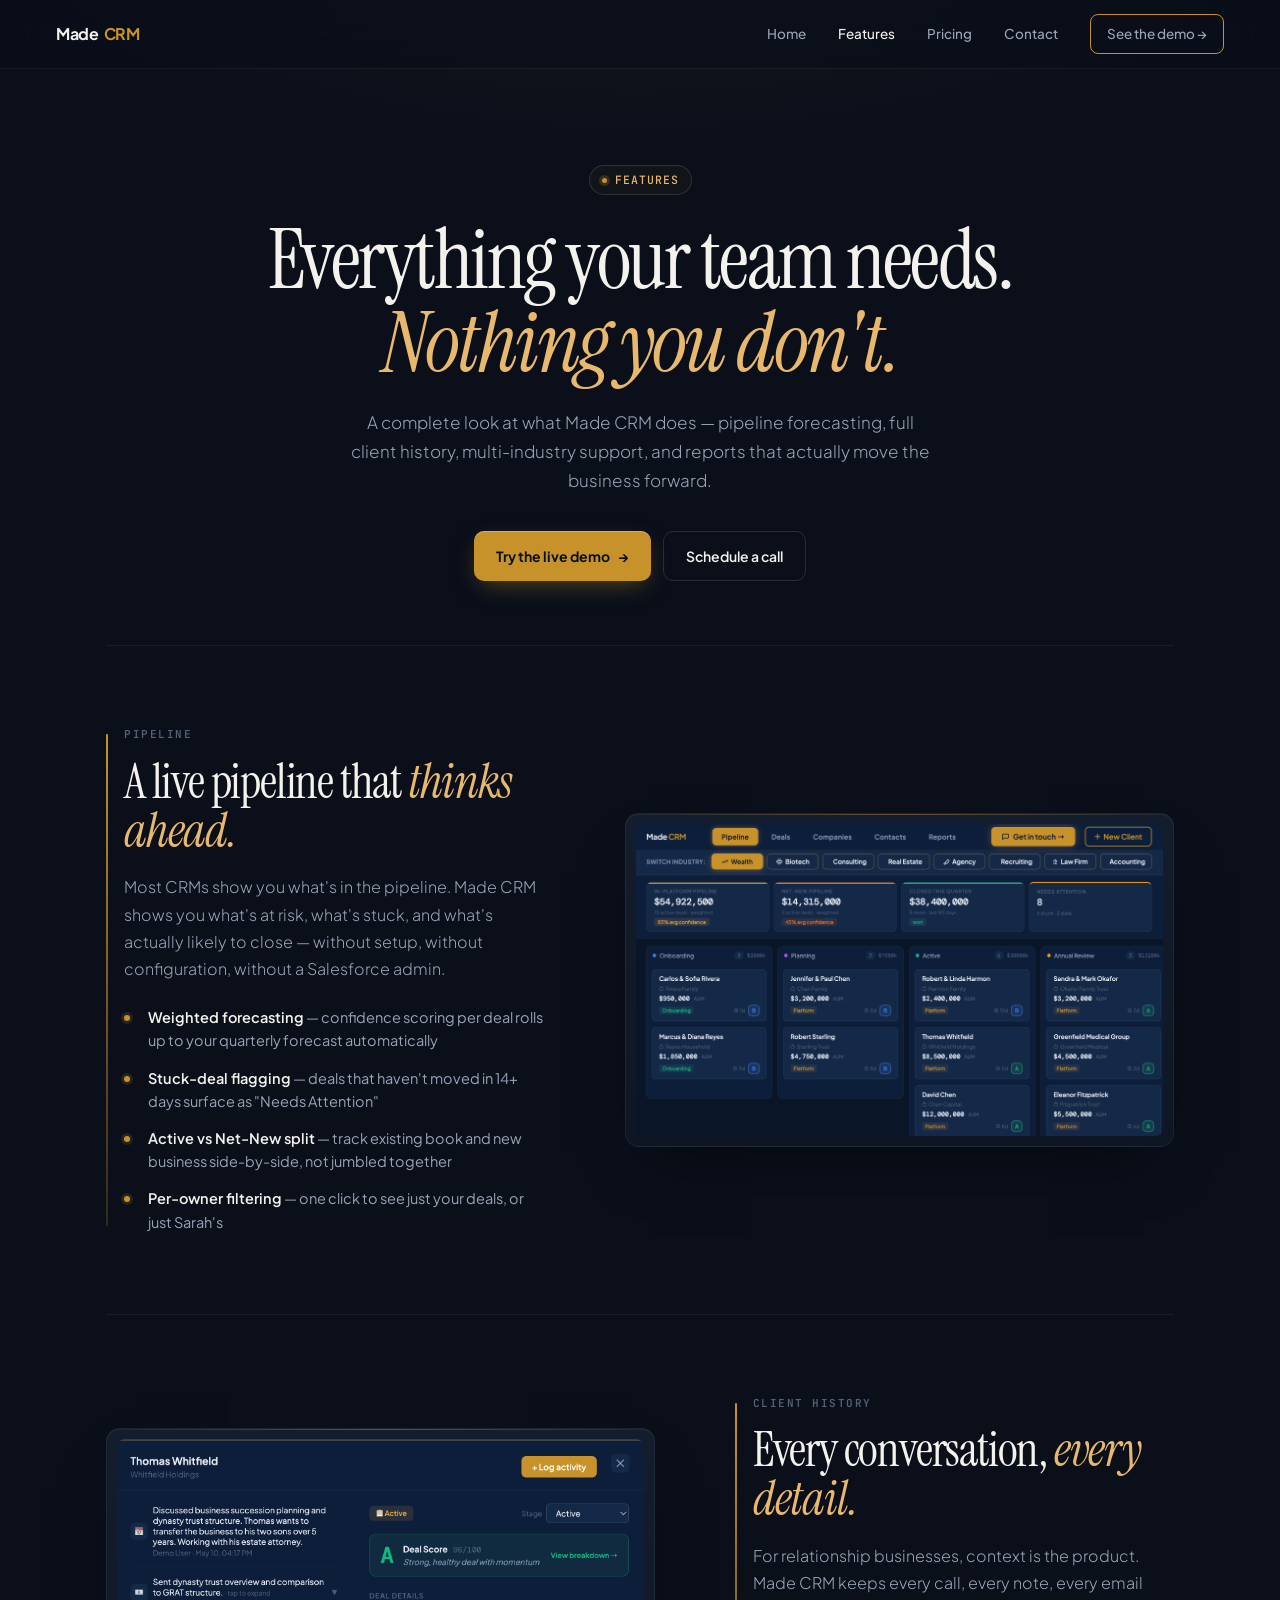
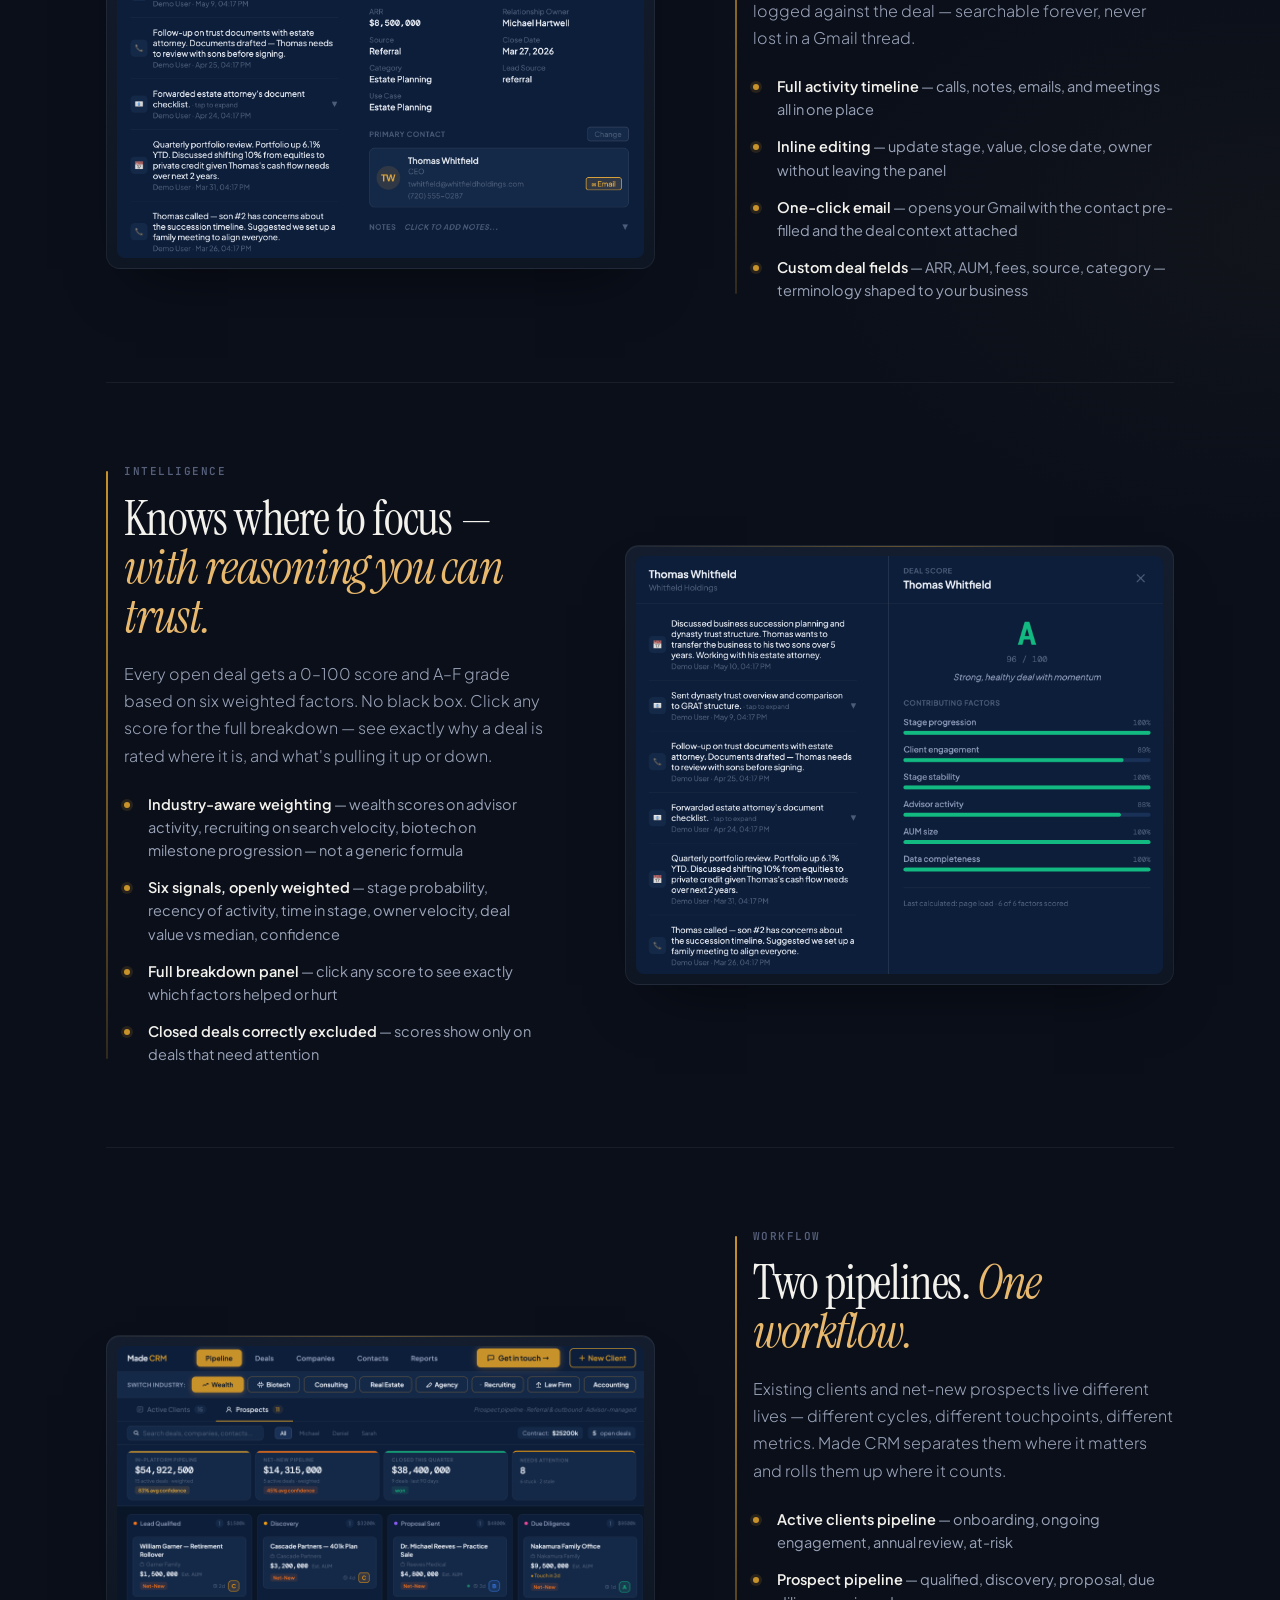
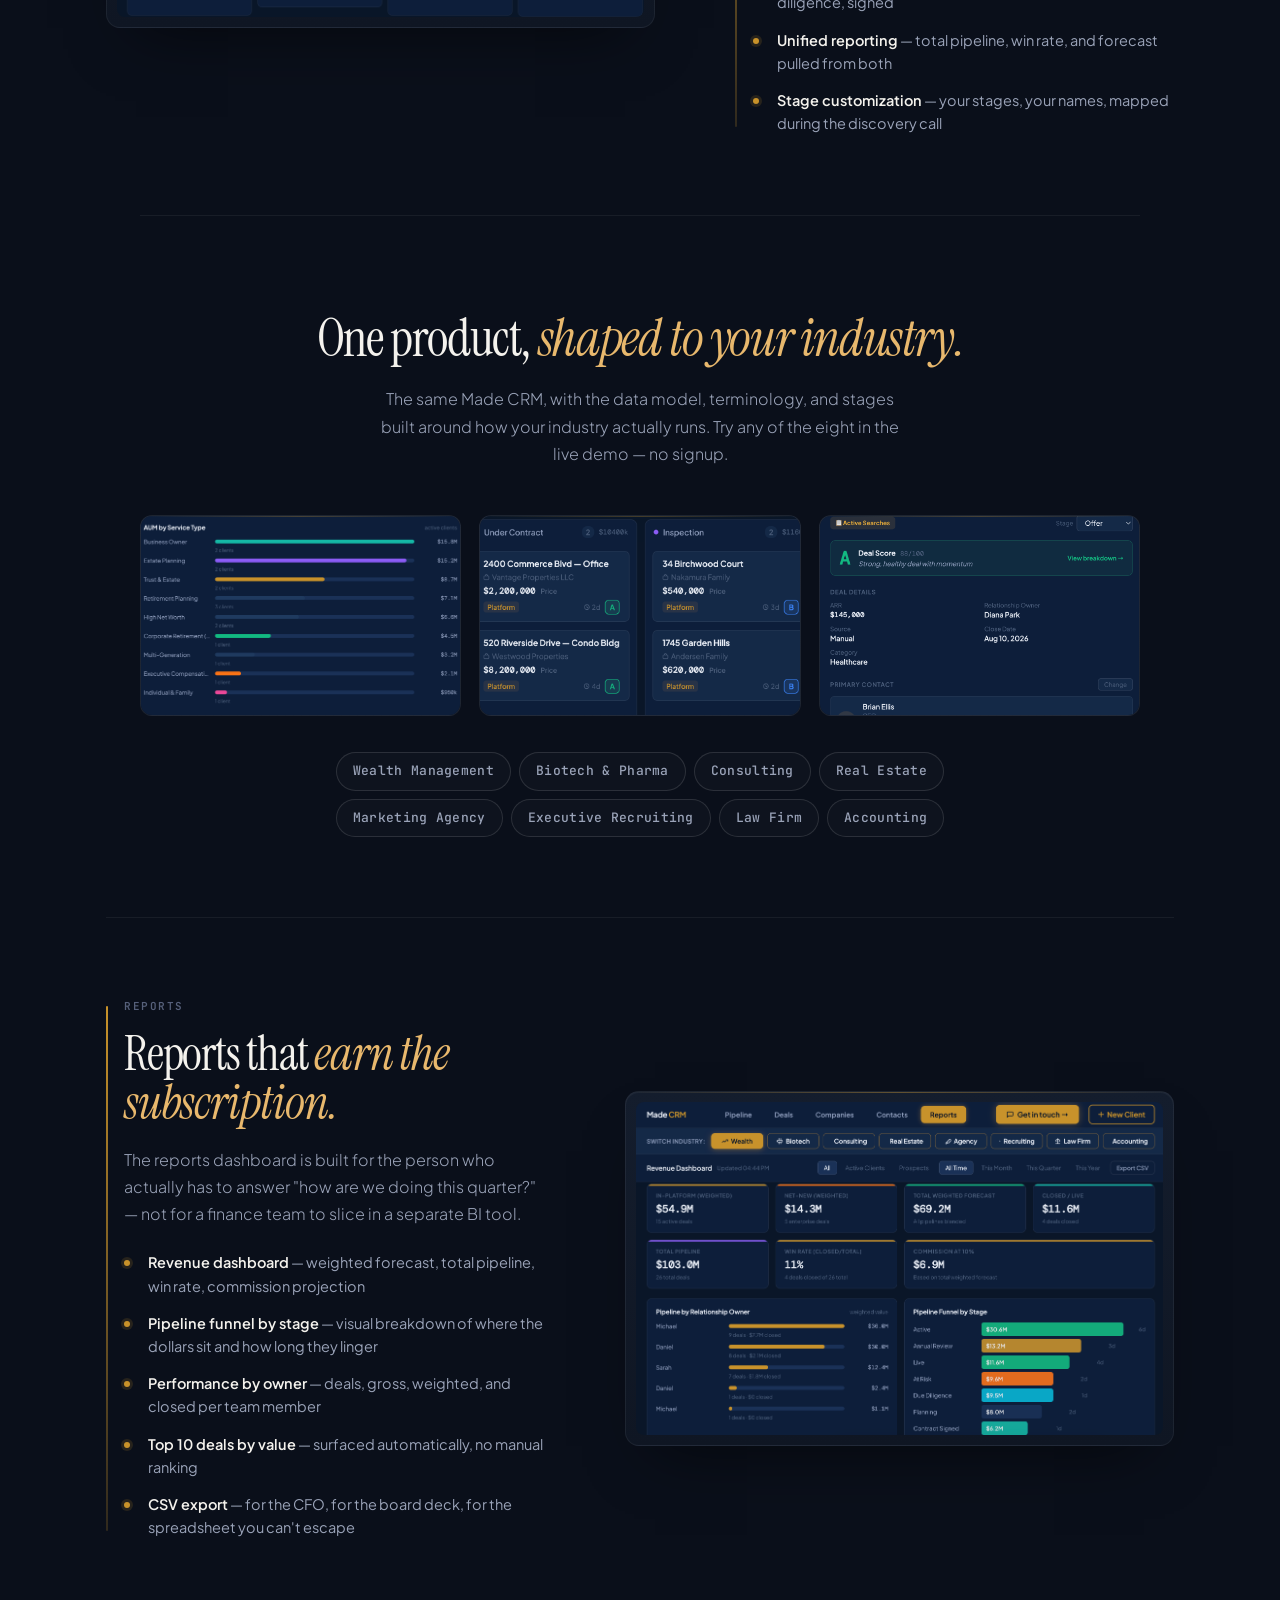
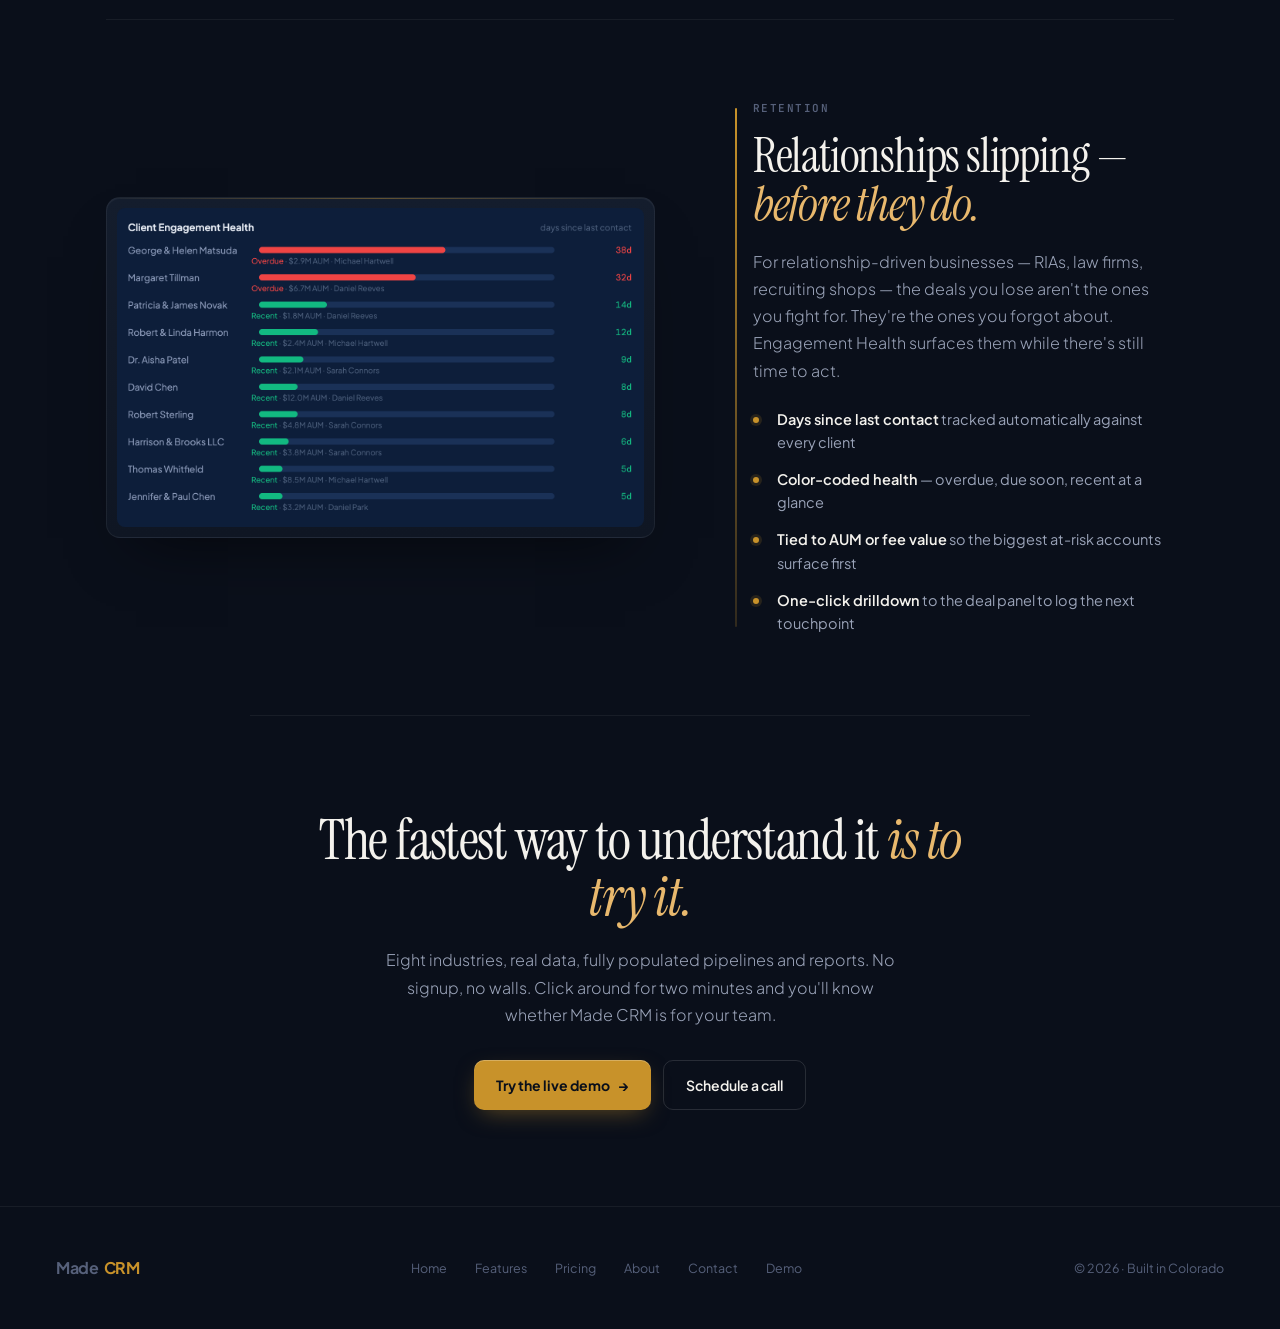
<file: features.html>
<!DOCTYPE html>
<html lang="en">
<head>
<meta charset="UTF-8">
<meta name="viewport" content="width=device-width, initial-scale=1.0">
<title>Features — Made CRM</title>
<meta name="description" content="See what Made CRM actually does — pipeline forecasting, full activity history, multi-industry support, engagement health, and reports your team will actually use.">
<link href="https://fonts.googleapis.com/css2?family=Instrument+Serif:ital@0;1&family=Plus+Jakarta+Sans:wght@300;400;500;600;700&family=JetBrains+Mono:wght@400;500&display=swap" rel="stylesheet">
<link rel="stylesheet" href="styles.css">
<style>
/* FEATURES-PAGE EYEBROW OVERRIDE (uses monospace) */
.eyebrow{font-family:'JetBrains Mono',monospace}

/* LABEL MONO (used inside feature sections) */
.label-mono{font-family:'JetBrains Mono',monospace;font-size:11px;font-weight:600;letter-spacing:1.5px;text-transform:uppercase;color:var(--t3)}

/* HERO */
.hero{max-width:1180px;margin:0 auto;padding:96px 56px 64px;text-align:center;position:relative;z-index:2}
.hero h1{font-family:'Instrument Serif',serif;font-size:84px;line-height:.98;letter-spacing:-2.5px;font-weight:400;margin-bottom:24px;max-width:920px;margin-left:auto;margin-right:auto}
.hero .lede{font-size:17px;color:var(--t2);font-weight:300;line-height:1.7;max-width:580px;margin:0 auto 36px}
.hero-ctas{display:inline-flex;gap:12px;flex-wrap:wrap;justify-content:center}

/* FEATURE SECTIONS */
.features{max-width:1180px;margin:0 auto;padding:0 56px;position:relative;z-index:2}
.feature{display:grid;grid-template-columns:1fr 1.25fr;gap:80px;align-items:center;padding:80px 0;border-top:1px solid var(--line)}
.feature.reverse{grid-template-columns:1.25fr 1fr}
.feature.reverse .feature-text{order:2}
.feature.reverse .feature-visual{order:1}

.feature-text{padding-left:18px;position:relative}
.feature-text::before{content:'';position:absolute;left:0;top:8px;bottom:8px;width:2px;background:linear-gradient(180deg,var(--gold),rgba(200,146,42,.2));border-radius:1px}
.feature-text .label-mono{display:block;margin-bottom:14px}
.feature-text h2{font-family:'Instrument Serif',serif;font-size:48px;line-height:1.02;letter-spacing:-1.2px;font-weight:400;margin-bottom:18px}
.feature-text .desc{font-size:16px;color:var(--t2);font-weight:300;line-height:1.7;margin-bottom:24px;max-width:480px}
.feature-list{list-style:none;display:flex;flex-direction:column;gap:14px}
.feature-list li{font-size:14.5px;color:var(--t2);line-height:1.6;padding-left:24px;position:relative}
.feature-list li::before{content:'';position:absolute;left:0;top:9px;width:6px;height:6px;border-radius:50%;background:var(--gold);box-shadow:0 0 0 3px rgba(200,146,42,.15)}
.feature-list li strong{color:var(--t);font-weight:600}

.feature-visual{position:relative}
.feature-visual .frame{background:linear-gradient(180deg,var(--surface2),var(--surface));border:1px solid var(--line);border-radius:14px;padding:10px;box-shadow:0 30px 60px -30px rgba(0,0,0,.6),inset 0 1px 0 rgba(255,255,255,.04);position:relative;overflow:hidden}
.feature-visual .frame::before{content:'';position:absolute;top:0;left:0;right:0;height:1px;background:linear-gradient(90deg,transparent,rgba(200,146,42,.4),transparent);border-radius:14px 14px 0 0}
.feature-visual .frame img{width:100%;height:auto;border-radius:8px;display:block}
.feature-visual .frame.placeholder{aspect-ratio:16/10;display:flex;align-items:center;justify-content:center;color:var(--t3);font-size:13px;font-family:'JetBrains Mono',monospace}

/* INDUSTRIES */
.industries{padding:96px 0 80px;border-top:1px solid var(--line);text-align:center;max-width:1000px;margin:0 auto}
.industries h2{font-family:'Instrument Serif',serif;font-size:52px;line-height:1.02;letter-spacing:-1.4px;font-weight:400;margin-bottom:20px}
.industries .desc{font-size:16px;color:var(--t2);font-weight:300;line-height:1.7;max-width:540px;margin:0 auto 48px}
.thumbs{display:grid;grid-template-columns:repeat(3,1fr);gap:18px;margin-bottom:36px}
.thumb{position:relative;border-radius:12px;overflow:hidden;background:linear-gradient(180deg,var(--surface2),var(--surface));border:1px solid var(--line);aspect-ratio:16/10;transition:.2s;display:block}
.thumb::before{content:'';position:absolute;top:0;left:0;right:0;height:1px;background:linear-gradient(90deg,transparent,rgba(200,146,42,.3),transparent);z-index:2}
.thumb:hover{transform:translateY(-3px);border-color:var(--gold)}
.thumb:hover .thumb-label{color:var(--gold2)}
.thumb img{width:100%;height:100%;object-fit:cover}
.thumb-placeholder{width:100%;height:100%;display:flex;align-items:center;justify-content:center;color:var(--t3);font-family:'JetBrains Mono',monospace;font-size:11px;letter-spacing:1px;text-transform:uppercase}
.thumb-label{position:absolute;bottom:0;left:0;right:0;padding:14px 16px;background:linear-gradient(to top,rgba(6,9,15,.95),transparent);color:var(--t);font-size:13.5px;font-weight:600;text-align:left;font-family:'JetBrains Mono',monospace;letter-spacing:.3px;transition:color .15s}
.pills{display:flex;flex-wrap:wrap;gap:8px;justify-content:center;max-width:760px;margin:0 auto}
.pill{padding:8px 16px;border-radius:100px;border:1px solid var(--line2);background:rgba(255,255,255,0.02);color:var(--t2);font-size:13px;font-weight:500;transition:.15s;font-family:'JetBrains Mono',monospace;letter-spacing:.3px}
.pill:hover{border-color:var(--gold);color:var(--gold2);background:rgba(200,146,42,0.06)}

/* FINAL CTA OVERRIDE (smaller than default 64px) */
.final-cta{max-width:780px;margin:0 auto;padding:96px 56px;text-align:center;border-top:1px solid var(--line)}
.final-cta h2{font-family:'Instrument Serif',serif;font-size:56px;line-height:1.02;letter-spacing:-1.4px;font-weight:400;margin-bottom:20px}
.final-cta p{font-size:16px;color:var(--t2);font-weight:300;line-height:1.7;max-width:520px;margin:0 auto 32px}

/* MOBILE OVERRIDES */
@media(max-width:880px){
  .hero{padding:64px 22px 48px}
  .hero h1{font-size:54px;letter-spacing:-1.5px}
  .features{padding:0 22px}
  .feature,.feature.reverse{grid-template-columns:1fr;gap:40px;padding:56px 0}
  .feature.reverse .feature-text{order:1}
  .feature.reverse .feature-visual{order:2}
  .feature-text h2{font-size:36px;letter-spacing:-.8px}
  .industries{padding:64px 22px 56px}
  .industries h2{font-size:38px;letter-spacing:-.8px}
  .thumbs{grid-template-columns:1fr}
  .final-cta{padding:64px 22px}
  .final-cta h2{font-size:40px;letter-spacing:-.8px}
}
</style>
</head>
<body>

<nav class="nav">
  <a href="index.html" class="brand">Made<span class="crm">&nbsp;CRM</span></a>
  <div class="nav-links">
    <a href="index.html">Home</a>
    <a href="features.html" class="active">Features</a>
    <a href="pricing.html">Pricing</a>
    <a href="contact.html">Contact</a>
    <a href="https://demo.madecrm.io" target="_blank" class="nav-cta">See the demo →</a>
  </div>
</nav>

<!-- HERO -->
<section class="hero">
  <div class="eyebrow"><span class="dot"></span>Features</div>
  <h1>Everything your team needs. <em>Nothing you don't.</em></h1>
  <p class="lede">A complete look at what Made CRM does — pipeline forecasting, full client history, multi-industry support, and reports that actually move the business forward.</p>
  <div class="hero-ctas">
    <a href="https://demo.madecrm.io" target="_blank" class="btn-primary">Try the live demo <span>→</span></a>
    <a href="contact.html" class="btn-secondary">Schedule a call</a>
  </div>
</section>

<!-- FEATURES -->
<div class="features">

  <!-- Feature 1: Pipeline -->
  <section class="feature">
    <div class="feature-text">
      <span class="label-mono">Pipeline</span>
      <h2>A live pipeline that <em>thinks ahead.</em></h2>
      <p class="desc">Most CRMs show you what's in the pipeline. Made CRM shows you what's at risk, what's stuck, and what's actually likely to close — without setup, without configuration, without a Salesforce admin.</p>
      <ul class="feature-list">
        <li><strong>Weighted forecasting</strong> — confidence scoring per deal rolls up to your quarterly forecast automatically</li>
        <li><strong>Stuck-deal flagging</strong> — deals that haven't moved in 14+ days surface as "Needs Attention"</li>
        <li><strong>Active vs Net-New split</strong> — track existing book and new business side-by-side, not jumbled together</li>
        <li><strong>Per-owner filtering</strong> — one click to see just your deals, or just Sarah's</li>
      </ul>
    </div>
    <div class="feature-visual">
      <div class="frame">
        <img src="feature-pipeline.png" alt="Made CRM pipeline view showing weighted forecasting, stuck deal flagging, and color-coded stages">
      </div>
    </div>
  </section>

  <!-- Feature 2: Deal panel -->
  <section class="feature reverse">
    <div class="feature-visual">
      <div class="frame">
        <img src="feature-deal-panel.png" alt="Made CRM deal panel showing full activity log, deal details, and primary contact information">
      </div>
    </div>
    <div class="feature-text">
      <span class="label-mono">Client History</span>
      <h2>Every conversation, <em>every detail.</em></h2>
      <p class="desc">For relationship businesses, context is the product. Made CRM keeps every call, every note, every email logged against the deal — searchable forever, never lost in a Gmail thread.</p>
      <ul class="feature-list">
        <li><strong>Full activity timeline</strong> — calls, notes, emails, and meetings all in one place</li>
        <li><strong>Inline editing</strong> — update stage, value, close date, owner without leaving the panel</li>
        <li><strong>One-click email</strong> — opens your Gmail with the contact pre-filled and the deal context attached</li>
        <li><strong>Custom deal fields</strong> — ARR, AUM, fees, source, category — terminology shaped to your business</li>
      </ul>
    </div>
  </section>

  <!-- Feature: Deal Scoring -->
  <section class="feature">
    <div class="feature-text">
      <span class="label-mono">Intelligence</span>
      <h2>Knows where to focus — <em>with reasoning you can trust.</em></h2>
      <p class="desc">Every open deal gets a 0–100 score and A–F grade based on six weighted factors. No black box. Click any score for the full breakdown — see exactly why a deal is rated where it is, and what's pulling it up or down.</p>
      <ul class="feature-list">
        <li><strong>Industry-aware weighting</strong> — wealth scores on advisor activity, recruiting on search velocity, biotech on milestone progression — not a generic formula</li>
        <li><strong>Six signals, openly weighted</strong> — stage probability, recency of activity, time in stage, owner velocity, deal value vs median, confidence</li>
        <li><strong>Full breakdown panel</strong> — click any score to see exactly which factors helped or hurt</li>
        <li><strong>Closed deals correctly excluded</strong> — scores show only on deals that need attention</li>
      </ul>
    </div>
    <div class="feature-visual">
      <div class="frame">
        <img src="feature-scoring.png" alt="Made CRM deal scoring showing A-F grade, 0-100 score, and weighted breakdown by factor">
      </div>
    </div>
  </section>

  <!-- Feature 3: Dual pipelines -->
  <section class="feature reverse">
    <div class="feature-text">
      <span class="label-mono">Workflow</span>
      <h2>Two pipelines. <em>One workflow.</em></h2>
      <p class="desc">Existing clients and net-new prospects live different lives — different cycles, different touchpoints, different metrics. Made CRM separates them where it matters and rolls them up where it counts.</p>
      <ul class="feature-list">
        <li><strong>Active clients pipeline</strong> — onboarding, ongoing engagement, annual review, at-risk</li>
        <li><strong>Prospect pipeline</strong> — qualified, discovery, proposal, due diligence, signed</li>
        <li><strong>Unified reporting</strong> — total pipeline, win rate, and forecast pulled from both</li>
        <li><strong>Stage customization</strong> — your stages, your names, mapped during the discovery call</li>
      </ul>
    </div>
    <div class="feature-visual">
      <div class="frame">
        <img src="feature-prospects.png" alt="Made CRM prospect pipeline showing lead qualified through contract signed stages">
      </div>
    </div>
  </section>

  <!-- INDUSTRIES -->
  <section class="industries">
    <h2>One product, <em>shaped to your industry.</em></h2>
    <p class="desc">The same Made CRM, with the data model, terminology, and stages built around how your industry actually runs. Try any of the eight in the live demo — no signup.</p>
    <div class="thumbs">
      <a href="https://demo.madecrm.io?industry=wealth" target="_blank" class="thumb">
        <img src="industry-wealth.png" alt="Wealth Management view in Made CRM">
      </a>
      <a href="https://demo.madecrm.io?industry=realestate" target="_blank" class="thumb">
        <img src="industry-realestate.png" alt="Real Estate view in Made CRM">
      </a>
      <a href="https://demo.madecrm.io?industry=recruiting" target="_blank" class="thumb">
        <img src="industry-recruiting.png" alt="Executive Recruiting view in Made CRM">
      </a>
    </div>
    <div class="pills">
      <a href="https://demo.madecrm.io?industry=wealth" target="_blank" class="pill">Wealth Management</a>
      <a href="https://demo.madecrm.io?industry=biotech" target="_blank" class="pill">Biotech &amp; Pharma</a>
      <a href="https://demo.madecrm.io?industry=consulting" target="_blank" class="pill">Consulting</a>
      <a href="https://demo.madecrm.io?industry=realestate" target="_blank" class="pill">Real Estate</a>
      <a href="https://demo.madecrm.io?industry=agency" target="_blank" class="pill">Marketing Agency</a>
      <a href="https://demo.madecrm.io?industry=recruiting" target="_blank" class="pill">Executive Recruiting</a>
      <a href="https://demo.madecrm.io?industry=law" target="_blank" class="pill">Law Firm</a>
      <a href="https://demo.madecrm.io?industry=accounting" target="_blank" class="pill">Accounting</a>
    </div>
  </section>

  <!-- Feature 4: Reports -->
  <section class="feature">
    <div class="feature-text">
      <span class="label-mono">Reports</span>
      <h2>Reports that <em>earn the subscription.</em></h2>
      <p class="desc">The reports dashboard is built for the person who actually has to answer "how are we doing this quarter?" — not for a finance team to slice in a separate BI tool.</p>
      <ul class="feature-list">
        <li><strong>Revenue dashboard</strong> — weighted forecast, total pipeline, win rate, commission projection</li>
        <li><strong>Pipeline funnel by stage</strong> — visual breakdown of where the dollars sit and how long they linger</li>
        <li><strong>Performance by owner</strong> — deals, gross, weighted, and closed per team member</li>
        <li><strong>Top 10 deals by value</strong> — surfaced automatically, no manual ranking</li>
        <li><strong>CSV export</strong> — for the CFO, for the board deck, for the spreadsheet you can't escape</li>
      </ul>
    </div>
    <div class="feature-visual">
      <div class="frame">
        <img src="feature-reports.png" alt="Made CRM revenue dashboard with weighted forecast, win rate, and pipeline by stage">
      </div>
    </div>
  </section>

  <!-- Feature 5: Engagement Health -->
  <section class="feature reverse">
    <div class="feature-visual">
      <div class="frame">
        <img src="feature-engagement.png" alt="Made CRM client engagement health showing overdue, due soon, and recent contact indicators">
      </div>
    </div>
    <div class="feature-text">
      <span class="label-mono">Retention</span>
      <h2>Relationships slipping — <em>before they do.</em></h2>
      <p class="desc">For relationship-driven businesses — RIAs, law firms, recruiting shops — the deals you lose aren't the ones you fight for. They're the ones you forgot about. Engagement Health surfaces them while there's still time to act.</p>
      <ul class="feature-list">
        <li><strong>Days since last contact</strong> tracked automatically against every client</li>
        <li><strong>Color-coded health</strong> — overdue, due soon, recent at a glance</li>
        <li><strong>Tied to AUM or fee value</strong> so the biggest at-risk accounts surface first</li>
        <li><strong>One-click drilldown</strong> to the deal panel to log the next touchpoint</li>
      </ul>
    </div>
  </section>

</div>

<!-- FINAL CTA -->
<section class="final-cta">
  <h2>The fastest way to understand it <em>is to try it.</em></h2>
  <p>Eight industries, real data, fully populated pipelines and reports. No signup, no walls. Click around for two minutes and you'll know whether Made CRM is for your team.</p>
  <div class="hero-ctas">
    <a href="https://demo.madecrm.io" target="_blank" class="btn-primary">Try the live demo <span>→</span></a>
    <a href="contact.html" class="btn-secondary">Schedule a call</a>
  </div>
</section>

<!-- FOOTER -->
<footer>
  <a href="index.html" class="brand">Made<span class="crm">&nbsp;CRM</span></a>
  <div class="footer-links">
    <a href="index.html">Home</a>
    <a href="features.html">Features</a>
    <a href="pricing.html">Pricing</a>
    <a href="about.html">About</a>
    <a href="contact.html">Contact</a>
    <a href="https://demo.madecrm.io" target="_blank">Demo</a>
  </div>
  <div>© 2026 · Built in Colorado</div>
</footer>

</body>
</html>
</file>
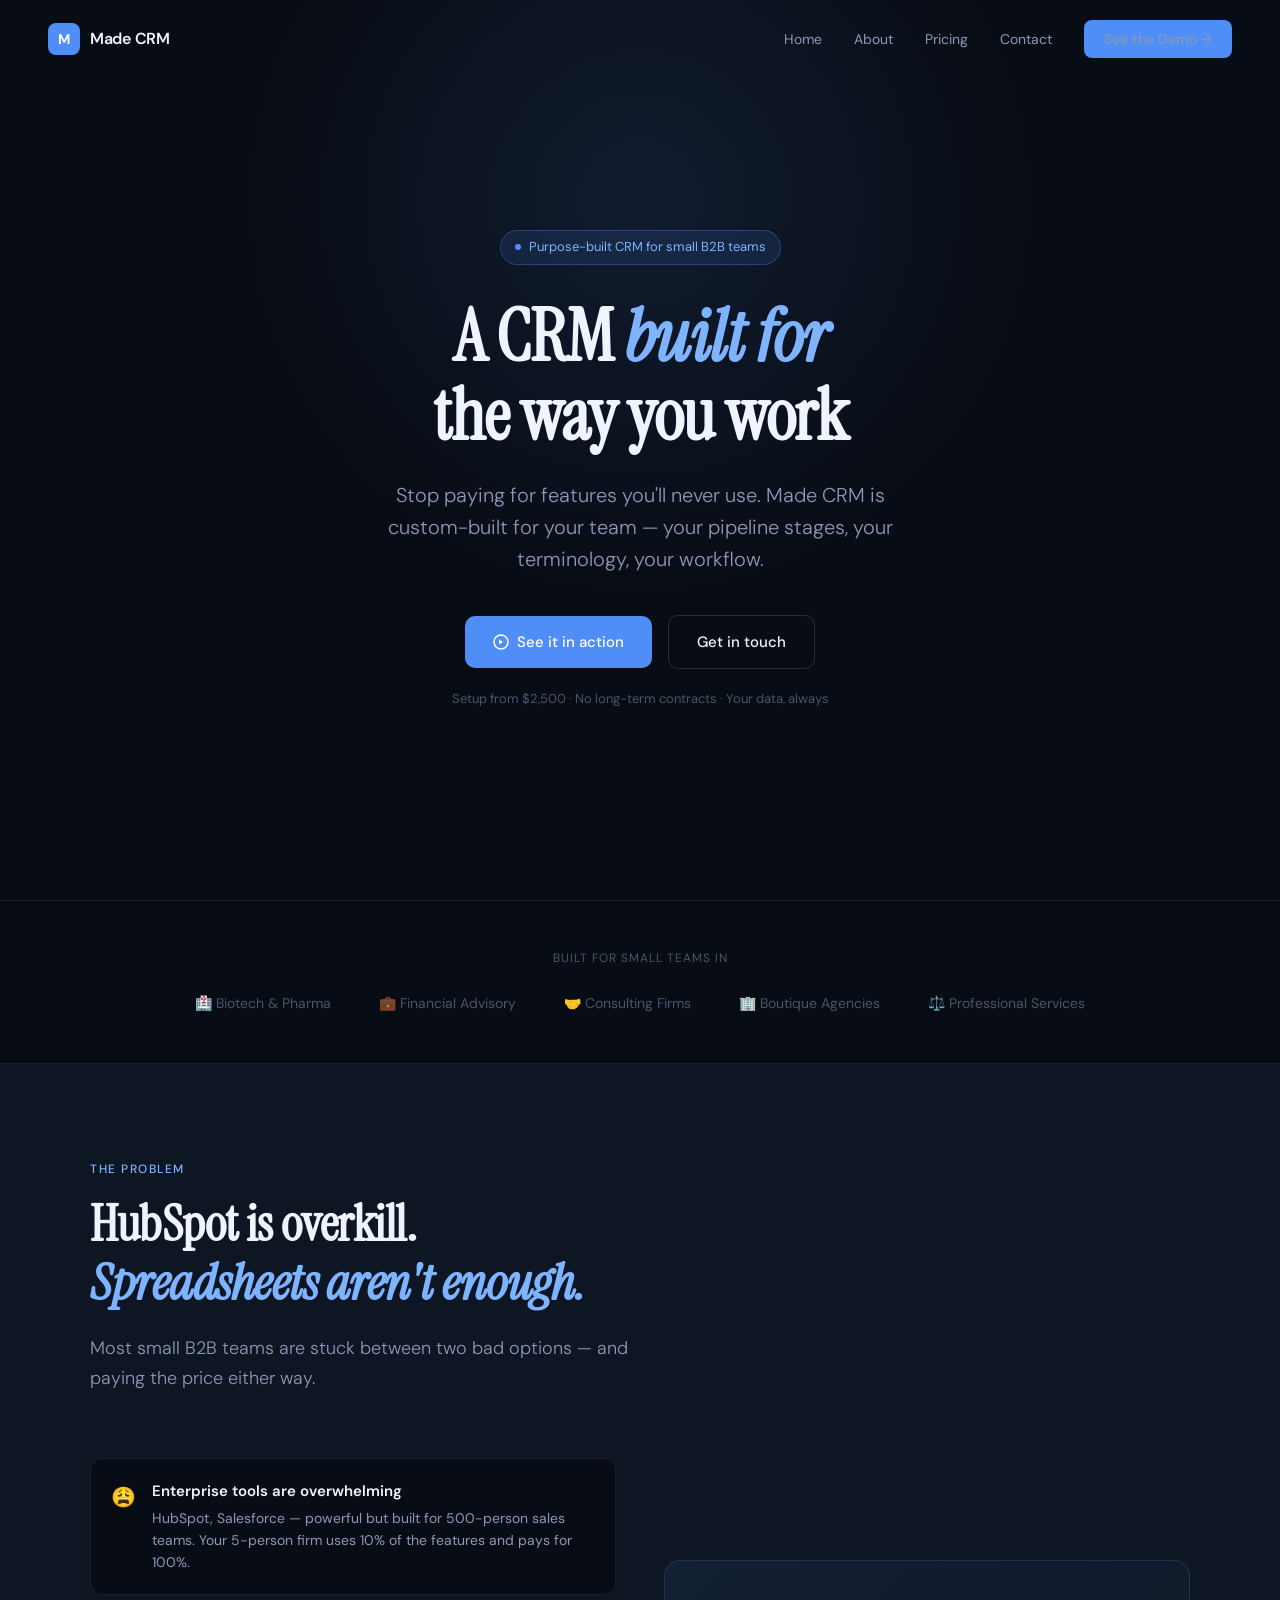
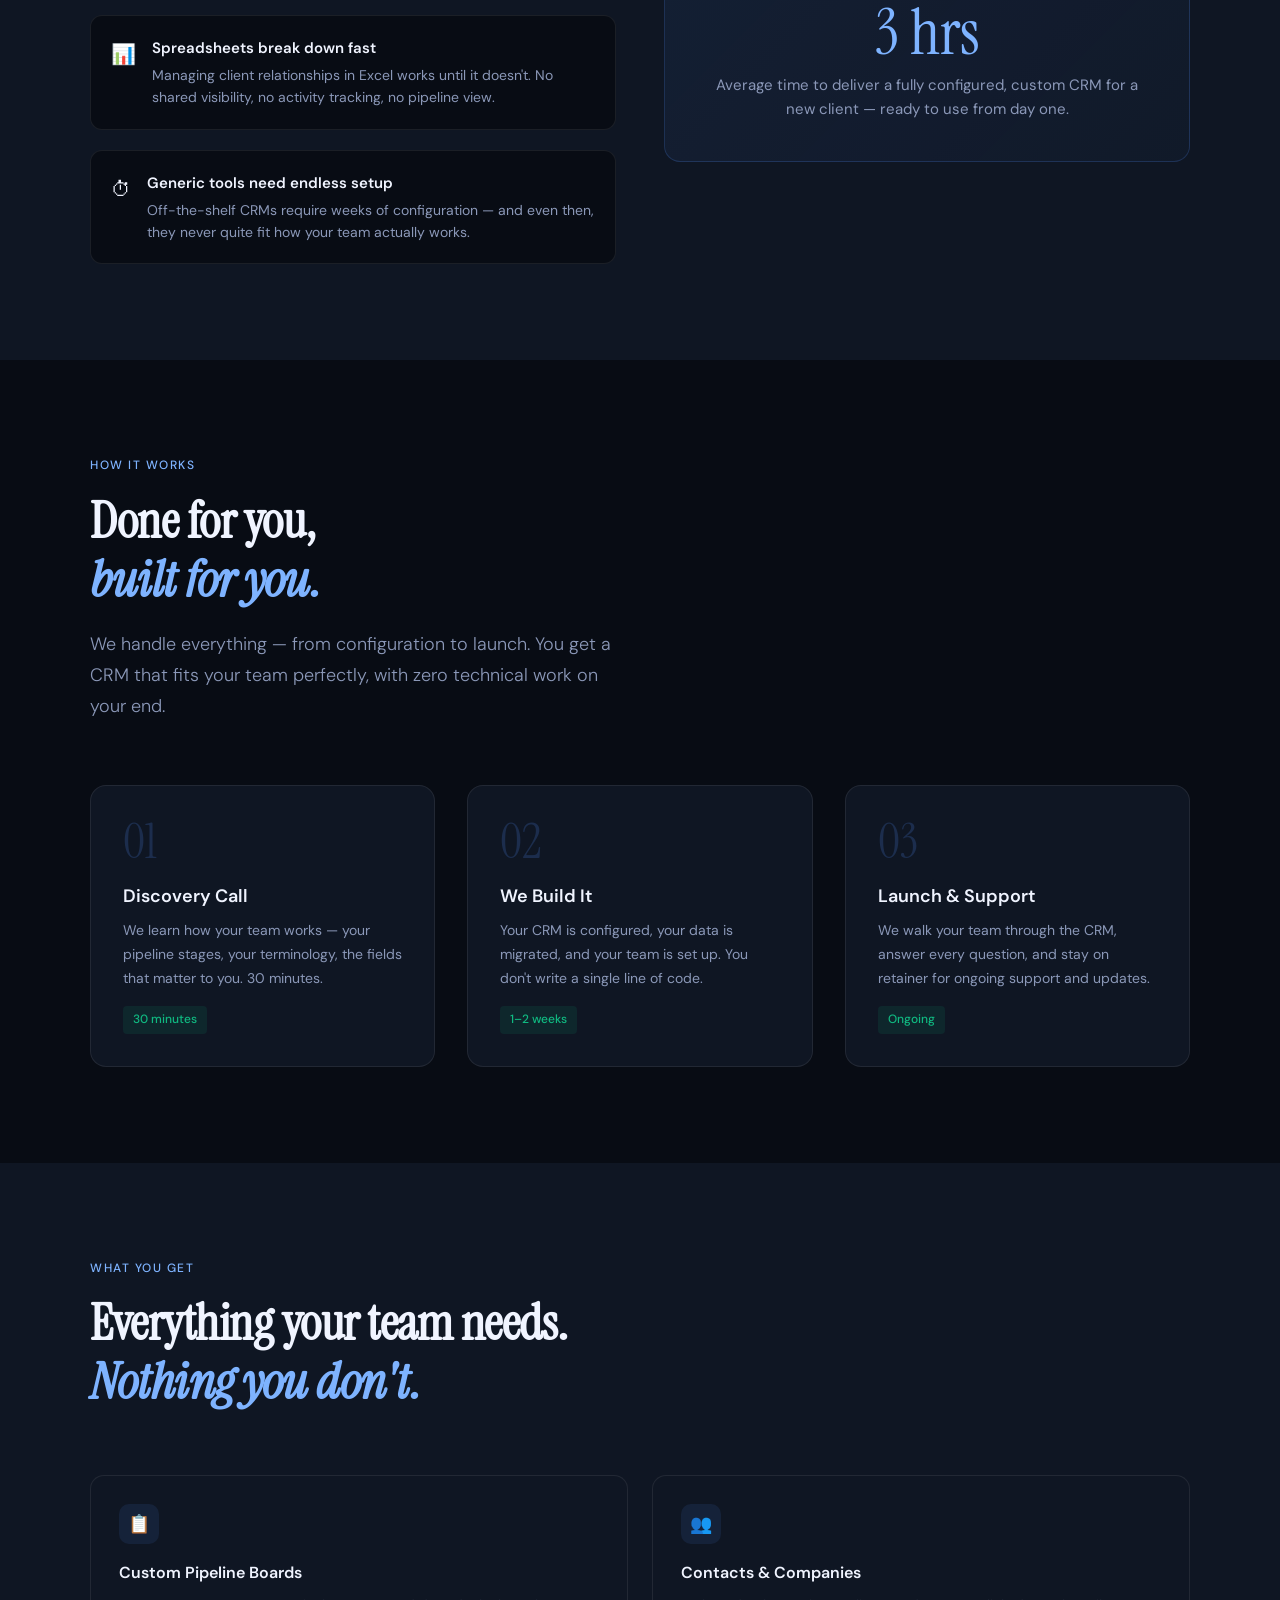
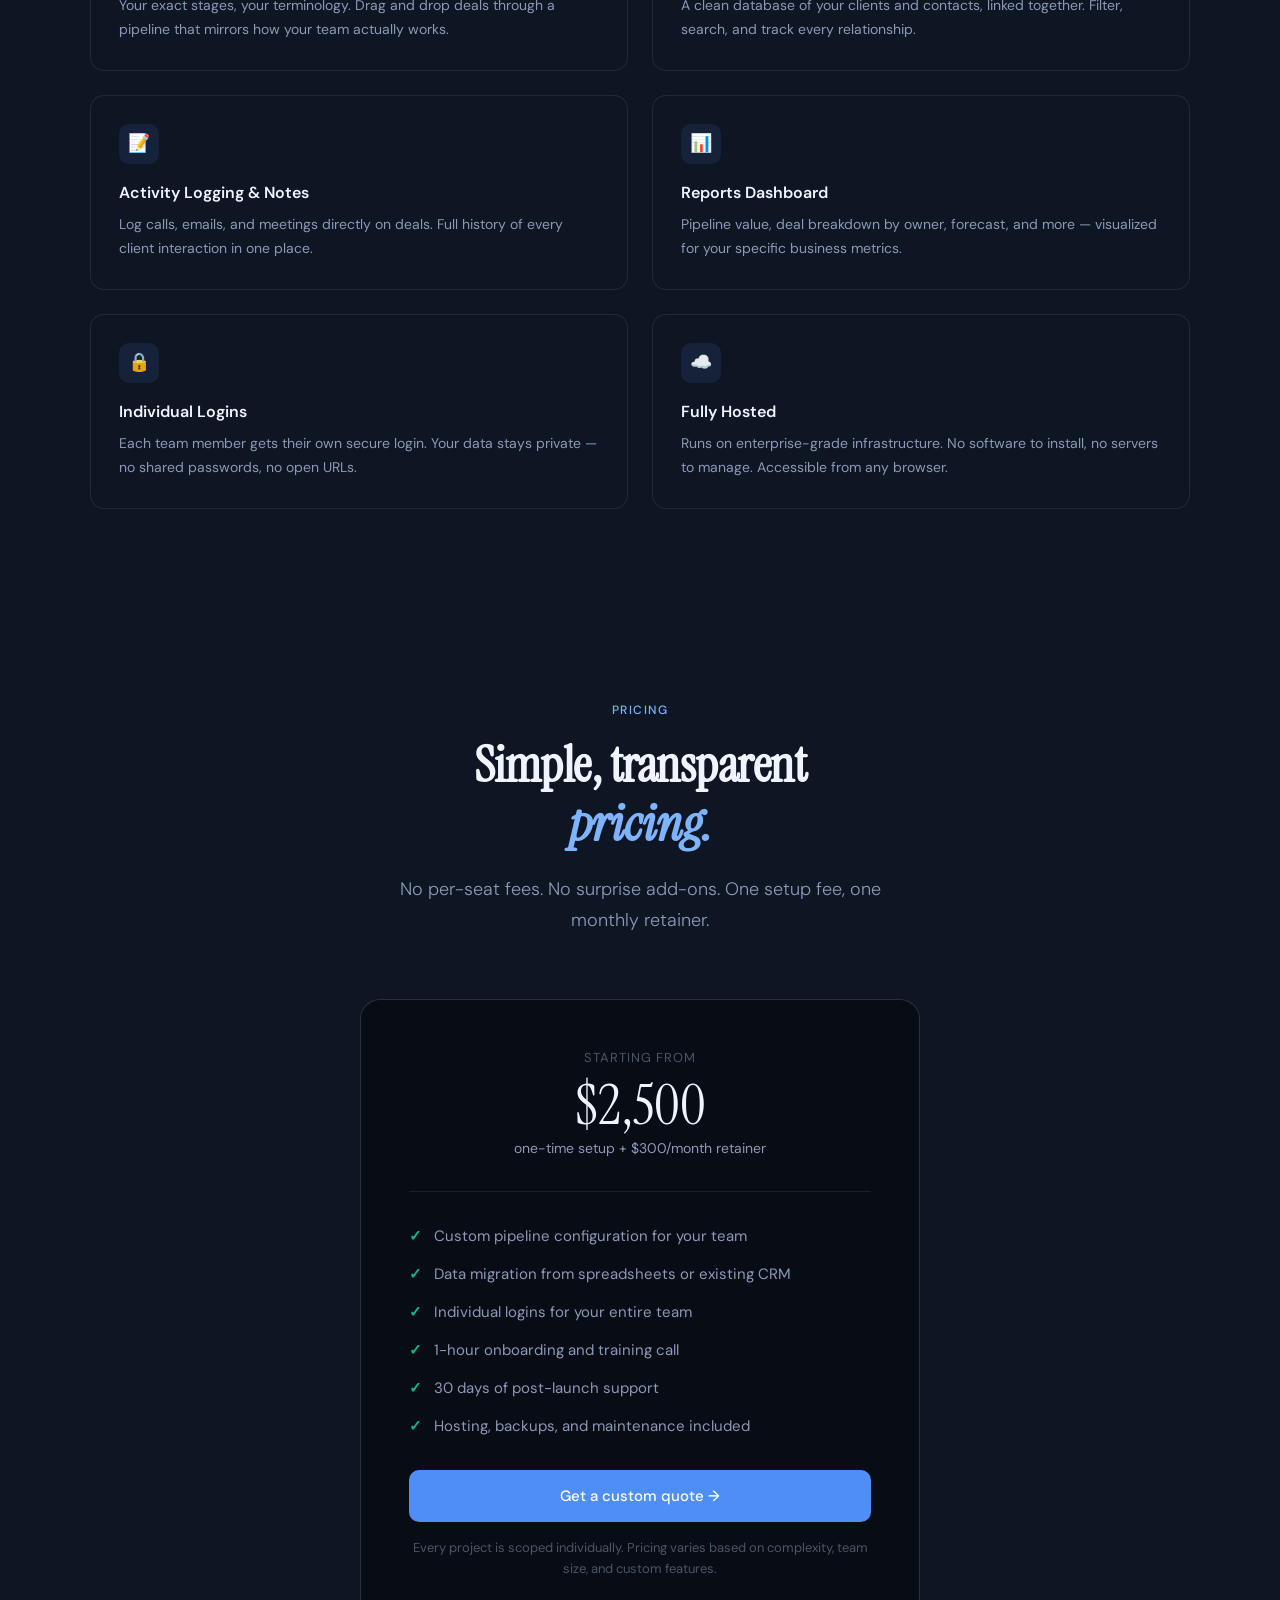
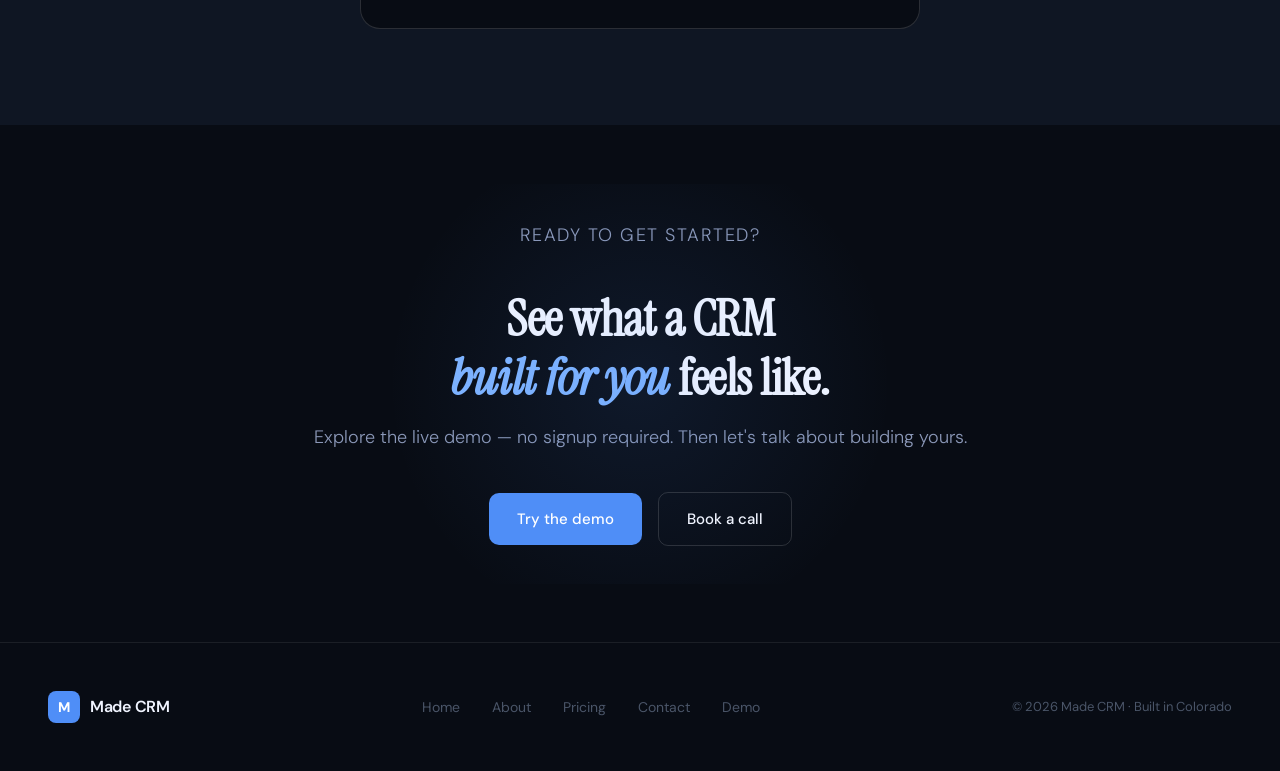
<file: index (2).html>
<!DOCTYPE html>
<html lang="en">
<head>
<meta charset="UTF-8">
<meta name="viewport" content="width=device-width, initial-scale=1.0">
<title>Made CRM — Built for Your Business</title>
<link href="https://fonts.googleapis.com/css2?family=Instrument+Serif:ital@0;1&family=DM+Sans:wght@300;400;500;600&display=swap" rel="stylesheet">
<style>
*,*::before,*::after{box-sizing:border-box;margin:0;padding:0}
:root{
  --bg:#080c14;
  --surface:#0f1623;
  --s2:#161f30;
  --border:rgba(255,255,255,0.08);
  --border2:rgba(255,255,255,0.14);
  --t:#f0f4ff;
  --t2:#8b98b8;
  --t3:#4a5568;
  --accent:#4f8ef7;
  --accent2:#7eb3ff;
  --green:#10b981;
  --amber:#f59e0b;
}
html{scroll-behavior:smooth}
body{background:var(--bg);color:var(--t);font-family:'DM Sans',sans-serif;font-size:16px;line-height:1.6;overflow-x:hidden}

/* ── NAV ── */
nav{position:fixed;top:0;left:0;right:0;z-index:100;padding:20px 48px;display:flex;align-items:center;justify-content:space-between;border-bottom:1px solid transparent;transition:all .3s}
nav.scrolled{background:rgba(8,12,20,.9);backdrop-filter:blur(20px);border-bottom-color:var(--border)}
.nav-logo{display:flex;align-items:center;gap:10px;text-decoration:none}
.nav-mark{width:32px;height:32px;background:var(--accent);border-radius:8px;display:flex;align-items:center;justify-content:center;font-size:14px;font-weight:700;color:#fff;flex-shrink:0}
.nav-name{font-size:16px;font-weight:600;color:var(--t);letter-spacing:-0.3px}
.nav-links{display:flex;align-items:center;gap:32px}
.nav-links a{color:var(--t2);text-decoration:none;font-size:14px;transition:color .2s}
.nav-links a:hover{color:var(--t)}
.nav-cta{background:var(--accent);color:#fff;padding:8px 20px;border-radius:8px;font-size:14px;font-weight:500;text-decoration:none;transition:all .2s}
.nav-cta:hover{background:#3b7de8;transform:translateY(-1px)}

/* ── HERO ── */
.hero{min-height:100vh;display:flex;align-items:center;justify-content:center;padding:120px 48px 80px;position:relative;overflow:hidden}
.hero::before{content:'';position:absolute;top:-200px;left:50%;transform:translateX(-50%);width:800px;height:800px;background:radial-gradient(circle,rgba(79,142,247,0.12) 0%,transparent 70%);pointer-events:none}
.hero-inner{max-width:760px;text-align:center;position:relative;z-index:1}
.hero-badge{display:inline-flex;align-items:center;gap:8px;padding:6px 14px;background:rgba(79,142,247,0.12);border:1px solid rgba(79,142,247,0.3);border-radius:20px;font-size:13px;color:var(--accent2);margin-bottom:32px;animation:fadeUp .6s ease both}
.hero-badge span{width:6px;height:6px;border-radius:50%;background:var(--accent);display:inline-block;animation:pulse 2s ease-in-out infinite}
@keyframes pulse{0%,100%{opacity:1}50%{opacity:.4}}
h1{font-family:'Instrument Serif',serif;font-size:clamp(42px,6vw,72px);line-height:1.1;letter-spacing:-1px;margin-bottom:24px;animation:fadeUp .6s ease .1s both}
h1 em{font-style:italic;color:var(--accent2)}
.hero-sub{font-size:clamp(16px,2vw,20px);color:var(--t2);max-width:560px;margin:0 auto 40px;font-weight:300;animation:fadeUp .6s ease .2s both}
.hero-actions{display:flex;align-items:center;justify-content:center;gap:16px;flex-wrap:wrap;animation:fadeUp .6s ease .3s both}
.btn-primary{background:var(--accent);color:#fff;padding:14px 28px;border-radius:10px;font-size:15px;font-weight:500;text-decoration:none;transition:all .2s;display:inline-flex;align-items:center;gap:8px}
.btn-primary:hover{background:#3b7de8;transform:translateY(-2px);box-shadow:0 8px 24px rgba(79,142,247,0.3)}
.btn-secondary{background:transparent;color:var(--t);padding:14px 28px;border-radius:10px;font-size:15px;font-weight:500;text-decoration:none;border:1px solid var(--border2);transition:all .2s}
.btn-secondary:hover{border-color:var(--accent);color:var(--accent2);transform:translateY(-2px)}
.hero-note{margin-top:20px;font-size:13px;color:var(--t3);animation:fadeUp .6s ease .4s both}

/* ── LOGOS / SOCIAL PROOF ── */
.proof{padding:48px 48px;border-top:1px solid var(--border);border-bottom:1px solid var(--border);text-align:center}
.proof-label{font-size:12px;letter-spacing:1px;text-transform:uppercase;color:var(--t3);margin-bottom:24px}
.proof-items{display:flex;align-items:center;justify-content:center;gap:48px;flex-wrap:wrap}
.proof-item{font-size:14px;color:var(--t3);display:flex;align-items:center;gap:8px}
.proof-item svg{opacity:.4}

/* ── SECTION ── */
section{padding:96px 48px}
.section-inner{max-width:1100px;margin:0 auto}
.section-label{font-size:12px;letter-spacing:1.5px;text-transform:uppercase;color:var(--accent2);margin-bottom:16px;font-weight:500}
h2{font-family:'Instrument Serif',serif;font-size:clamp(32px,4vw,52px);line-height:1.15;letter-spacing:-0.5px;margin-bottom:20px}
h2 em{font-style:italic;color:var(--accent2)}
.section-sub{font-size:18px;color:var(--t2);max-width:540px;font-weight:300;line-height:1.7}

/* ── PROBLEM ── */
.problem{background:var(--surface)}
.problem-grid{display:grid;grid-template-columns:1fr 1fr;gap:48px;align-items:center;margin-top:64px}
.problem-list{display:flex;flex-direction:column;gap:20px}
.problem-item{display:flex;align-items:flex-start;gap:16px;padding:20px;background:var(--bg);border:1px solid var(--border);border-radius:12px}
.problem-icon{font-size:20px;flex-shrink:0;margin-top:2px}
.problem-item h4{font-size:15px;font-weight:600;margin-bottom:4px}
.problem-item p{font-size:14px;color:var(--t2);line-height:1.6}
.problem-callout{background:linear-gradient(135deg,rgba(79,142,247,0.08),rgba(79,142,247,0.03));border:1px solid rgba(79,142,247,0.2);border-radius:16px;padding:40px;text-align:center}
.problem-callout .big{font-family:'Instrument Serif',serif;font-size:64px;color:var(--accent2);line-height:1;margin-bottom:8px}
.problem-callout p{font-size:15px;color:var(--t2)}

/* ── HOW IT WORKS ── */
.steps{display:grid;grid-template-columns:repeat(3,1fr);gap:32px;margin-top:64px}
.step{padding:32px;background:var(--surface);border:1px solid var(--border);border-radius:16px;position:relative;transition:border-color .2s}
.step:hover{border-color:rgba(79,142,247,0.3)}
.step-num{font-family:'Instrument Serif',serif;font-size:48px;color:rgba(79,142,247,0.2);line-height:1;margin-bottom:16px}
.step h3{font-size:18px;font-weight:600;margin-bottom:8px}
.step p{font-size:14px;color:var(--t2);line-height:1.7}
.step-time{display:inline-block;margin-top:16px;font-size:12px;padding:4px 10px;background:rgba(16,185,129,0.1);color:var(--green);border-radius:4px;font-weight:500}

/* ── FEATURES ── */
.features-grid{display:grid;grid-template-columns:repeat(2,1fr);gap:24px;margin-top:64px}
.feature{padding:28px;background:var(--surface);border:1px solid var(--border);border-radius:14px;transition:all .2s}
.feature:hover{border-color:var(--border2);transform:translateY(-2px)}
.feature-icon{width:40px;height:40px;border-radius:10px;background:rgba(79,142,247,0.1);display:flex;align-items:center;justify-content:center;margin-bottom:16px;font-size:18px}
.feature h3{font-size:16px;font-weight:600;margin-bottom:8px}
.feature p{font-size:14px;color:var(--t2);line-height:1.7}

/* ── PRICING ── */
.pricing-section{background:var(--surface)}
.pricing-card{max-width:560px;margin:64px auto 0;background:var(--bg);border:1px solid var(--border2);border-radius:20px;padding:48px;text-align:center}
.pricing-from{font-size:13px;color:var(--t3);text-transform:uppercase;letter-spacing:1px;margin-bottom:8px}
.pricing-amount{font-family:'Instrument Serif',serif;font-size:56px;color:var(--t);line-height:1;margin-bottom:4px}
.pricing-period{font-size:14px;color:var(--t2);margin-bottom:32px}
.pricing-divider{border:none;border-top:1px solid var(--border);margin:32px 0}
.pricing-features{text-align:left;display:flex;flex-direction:column;gap:14px;margin-bottom:32px}
.pricing-feature{display:flex;align-items:center;gap:12px;font-size:15px;color:var(--t2)}
.pricing-feature::before{content:'✓';color:var(--green);font-weight:700;flex-shrink:0}
.pricing-note{font-size:13px;color:var(--t3);margin-top:16px}

/* ── CTA ── */
.cta-section{text-align:center;position:relative;overflow:hidden}
.cta-section::before{content:'';position:absolute;top:50%;left:50%;transform:translate(-50%,-50%);width:600px;height:400px;background:radial-gradient(circle,rgba(79,142,247,0.1) 0%,transparent 70%);pointer-events:none}
.cta-section h2{margin-bottom:16px}
.cta-section p{font-size:18px;color:var(--t2);margin-bottom:40px;font-weight:300}

/* ── FOOTER ── */
footer{padding:48px;border-top:1px solid var(--border);display:flex;align-items:center;justify-content:space-between;flex-wrap:gap}
.footer-logo{display:flex;align-items:center;gap:10px;text-decoration:none}
.footer-links{display:flex;gap:32px}
.footer-links a{font-size:14px;color:var(--t3);text-decoration:none;transition:color .2s}
.footer-links a:hover{color:var(--t2)}
.footer-copy{font-size:13px;color:var(--t3)}

@keyframes fadeUp{from{opacity:0;transform:translateY(20px)}to{opacity:1;transform:translateY(0)}}

@media(max-width:768px){
  nav{padding:16px 24px}
  .nav-links{display:none}
  .hero{padding:100px 24px 60px}
  section{padding:64px 24px}
  .problem-grid,.steps,.features-grid{grid-template-columns:1fr}
  footer{flex-direction:column;gap:24px;padding:32px 24px;text-align:center}
  .footer-links{flex-wrap:wrap;justify-content:center}
}
</style>
</head>
<body>

<nav id="nav">
  <a href="index.html" class="nav-logo">
    <div class="nav-mark">M</div>
    <span class="nav-name">Made CRM</span>
  </a>
  <div class="nav-links">
    <a href="index.html">Home</a>
    <a href="about.html">About</a>
    <a href="pricing.html">Pricing</a>
    <a href="contact.html">Contact</a>
    <a href="https://demo.madecrm.io" target="_blank" class="nav-cta">See the Demo →</a>
  </div>
</nav>

<!-- HERO -->
<section class="hero">
  <div class="hero-inner">
    <div class="hero-badge"><span></span> Purpose-built CRM for small B2B teams</div>
    <h1>A CRM <em>built for</em><br>the way you work</h1>
    <p class="hero-sub">Stop paying for features you'll never use. Made CRM is custom-built for your team — your pipeline stages, your terminology, your workflow.</p>
    <div class="hero-actions">
      <a href="https://demo.madecrm.io" target="_blank" class="btn-primary">
        <svg width="16" height="16" viewBox="0 0 16 16" fill="none"><circle cx="8" cy="8" r="7" stroke="white" stroke-width="1.5"/><path d="M6 5.5l4 2.5-4 2.5V5.5z" fill="white"/></svg>
        See it in action
      </a>
      <a href="contact.html" class="btn-secondary">Get in touch</a>
    </div>
    <p class="hero-note">Setup from $2,500 · No long-term contracts · Your data, always</p>
  </div>
</section>

<!-- SOCIAL PROOF -->
<div class="proof">
  <p class="proof-label">Built for small teams in</p>
  <div class="proof-items">
    <span class="proof-item">🏥 Biotech & Pharma</span>
    <span class="proof-item">💼 Financial Advisory</span>
    <span class="proof-item">🤝 Consulting Firms</span>
    <span class="proof-item">🏢 Boutique Agencies</span>
    <span class="proof-item">⚖️ Professional Services</span>
  </div>
</div>

<!-- PROBLEM -->
<section class="problem">
  <div class="section-inner">
    <p class="section-label">The Problem</p>
    <h2>HubSpot is overkill.<br><em>Spreadsheets aren't enough.</em></h2>
    <p class="section-sub">Most small B2B teams are stuck between two bad options — and paying the price either way.</p>
    <div class="problem-grid">
      <div class="problem-list">
        <div class="problem-item">
          <span class="problem-icon">😩</span>
          <div>
            <h4>Enterprise tools are overwhelming</h4>
            <p>HubSpot, Salesforce — powerful but built for 500-person sales teams. Your 5-person firm uses 10% of the features and pays for 100%.</p>
          </div>
        </div>
        <div class="problem-item">
          <span class="problem-icon">📊</span>
          <div>
            <h4>Spreadsheets break down fast</h4>
            <p>Managing client relationships in Excel works until it doesn't. No shared visibility, no activity tracking, no pipeline view.</p>
          </div>
        </div>
        <div class="problem-item">
          <span class="problem-icon">⏱</span>
          <div>
            <h4>Generic tools need endless setup</h4>
            <p>Off-the-shelf CRMs require weeks of configuration — and even then, they never quite fit how your team actually works.</p>
          </div>
        </div>
      </div>
      <div class="problem-callout">
        <div class="big">3 hrs</div>
        <p>Average time to deliver a fully configured, custom CRM for a new client — ready to use from day one.</p>
      </div>
    </div>
  </div>
</section>

<!-- HOW IT WORKS -->
<section>
  <div class="section-inner">
    <p class="section-label">How It Works</p>
    <h2>Done for you,<br><em>built for you.</em></h2>
    <p class="section-sub">We handle everything — from configuration to launch. You get a CRM that fits your team perfectly, with zero technical work on your end.</p>
    <div class="steps">
      <div class="step">
        <div class="step-num">01</div>
        <h3>Discovery Call</h3>
        <p>We learn how your team works — your pipeline stages, your terminology, the fields that matter to you. 30 minutes.</p>
        <span class="step-time">30 minutes</span>
      </div>
      <div class="step">
        <div class="step-num">02</div>
        <h3>We Build It</h3>
        <p>Your CRM is configured, your data is migrated, and your team is set up. You don't write a single line of code.</p>
        <span class="step-time">1–2 weeks</span>
      </div>
      <div class="step">
        <div class="step-num">03</div>
        <h3>Launch & Support</h3>
        <p>We walk your team through the CRM, answer every question, and stay on retainer for ongoing support and updates.</p>
        <span class="step-time">Ongoing</span>
      </div>
    </div>
  </div>
</section>

<!-- FEATURES -->
<section style="background:var(--surface)">
  <div class="section-inner">
    <p class="section-label">What You Get</p>
    <h2>Everything your team needs.<br><em>Nothing you don't.</em></h2>
    <div class="features-grid">
      <div class="feature">
        <div class="feature-icon">📋</div>
        <h3>Custom Pipeline Boards</h3>
        <p>Your exact stages, your terminology. Drag and drop deals through a pipeline that mirrors how your team actually works.</p>
      </div>
      <div class="feature">
        <div class="feature-icon">👥</div>
        <h3>Contacts & Companies</h3>
        <p>A clean database of your clients and contacts, linked together. Filter, search, and track every relationship.</p>
      </div>
      <div class="feature">
        <div class="feature-icon">📝</div>
        <h3>Activity Logging & Notes</h3>
        <p>Log calls, emails, and meetings directly on deals. Full history of every client interaction in one place.</p>
      </div>
      <div class="feature">
        <div class="feature-icon">📊</div>
        <h3>Reports Dashboard</h3>
        <p>Pipeline value, deal breakdown by owner, forecast, and more — visualized for your specific business metrics.</p>
      </div>
      <div class="feature">
        <div class="feature-icon">🔒</div>
        <h3>Individual Logins</h3>
        <p>Each team member gets their own secure login. Your data stays private — no shared passwords, no open URLs.</p>
      </div>
      <div class="feature">
        <div class="feature-icon">☁️</div>
        <h3>Fully Hosted</h3>
        <p>Runs on enterprise-grade infrastructure. No software to install, no servers to manage. Accessible from any browser.</p>
      </div>
    </div>
  </div>
</section>

<!-- PRICING -->
<section class="pricing-section">
  <div class="section-inner" style="text-align:center">
    <p class="section-label">Pricing</p>
    <h2>Simple, transparent<br><em>pricing.</em></h2>
    <p class="section-sub" style="margin:0 auto">No per-seat fees. No surprise add-ons. One setup fee, one monthly retainer.</p>
    <div class="pricing-card">
      <p class="pricing-from">Starting from</p>
      <div class="pricing-amount">$2,500</div>
      <p class="pricing-period">one-time setup + $300/month retainer</p>
      <hr class="pricing-divider">
      <div class="pricing-features">
        <div class="pricing-feature">Custom pipeline configuration for your team</div>
        <div class="pricing-feature">Data migration from spreadsheets or existing CRM</div>
        <div class="pricing-feature">Individual logins for your entire team</div>
        <div class="pricing-feature">1-hour onboarding and training call</div>
        <div class="pricing-feature">30 days of post-launch support</div>
        <div class="pricing-feature">Hosting, backups, and maintenance included</div>
      </div>
      <a href="contact.html" class="btn-primary" style="width:100%;justify-content:center">Get a custom quote →</a>
      <p class="pricing-note">Every project is scoped individually. Pricing varies based on complexity, team size, and custom features.</p>
    </div>
  </div>
</section>

<!-- CTA -->
<section class="cta-section">
  <div class="section-inner">
    <p class="section-label">Ready to get started?</p>
    <h2>See what a CRM<br><em>built for you</em> feels like.</h2>
    <p>Explore the live demo — no signup required. Then let's talk about building yours.</p>
    <div class="hero-actions">
      <a href="https://demo.madecrm.io" target="_blank" class="btn-primary">Try the demo</a>
      <a href="contact.html" class="btn-secondary">Book a call</a>
    </div>
  </div>
</section>

<!-- FOOTER -->
<footer>
  <a href="index.html" class="footer-logo">
    <div class="nav-mark">M</div>
    <span class="nav-name">Made CRM</span>
  </a>
  <div class="footer-links">
    <a href="index.html">Home</a>
    <a href="about.html">About</a>
    <a href="pricing.html">Pricing</a>
    <a href="contact.html">Contact</a>
    <a href="https://demo.madecrm.io" target="_blank">Demo</a>
  </div>
  <p class="footer-copy">© 2026 Made CRM · Built in Colorado</p>
</footer>

<script>
window.addEventListener('scroll', () => {
  document.getElementById('nav').classList.toggle('scrolled', window.scrollY > 20);
});
</script>
</body>
</html>
</file>
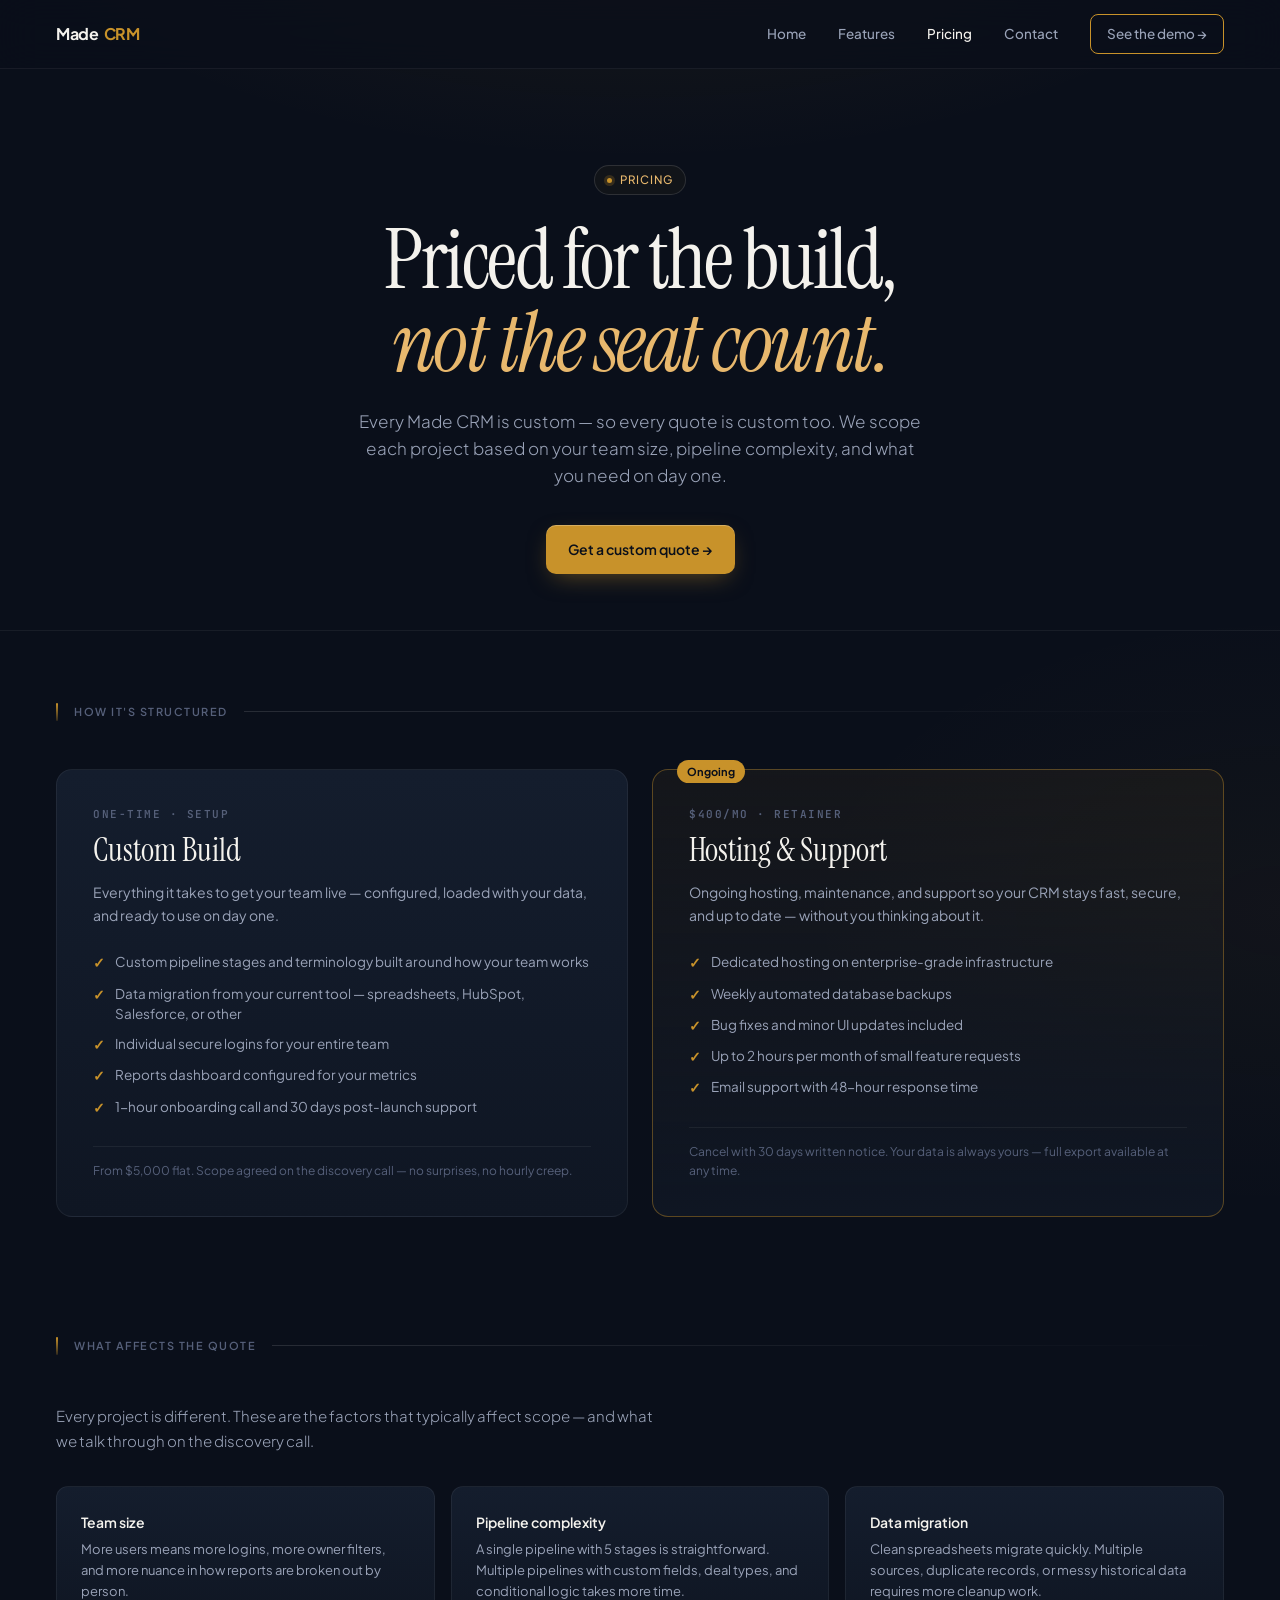
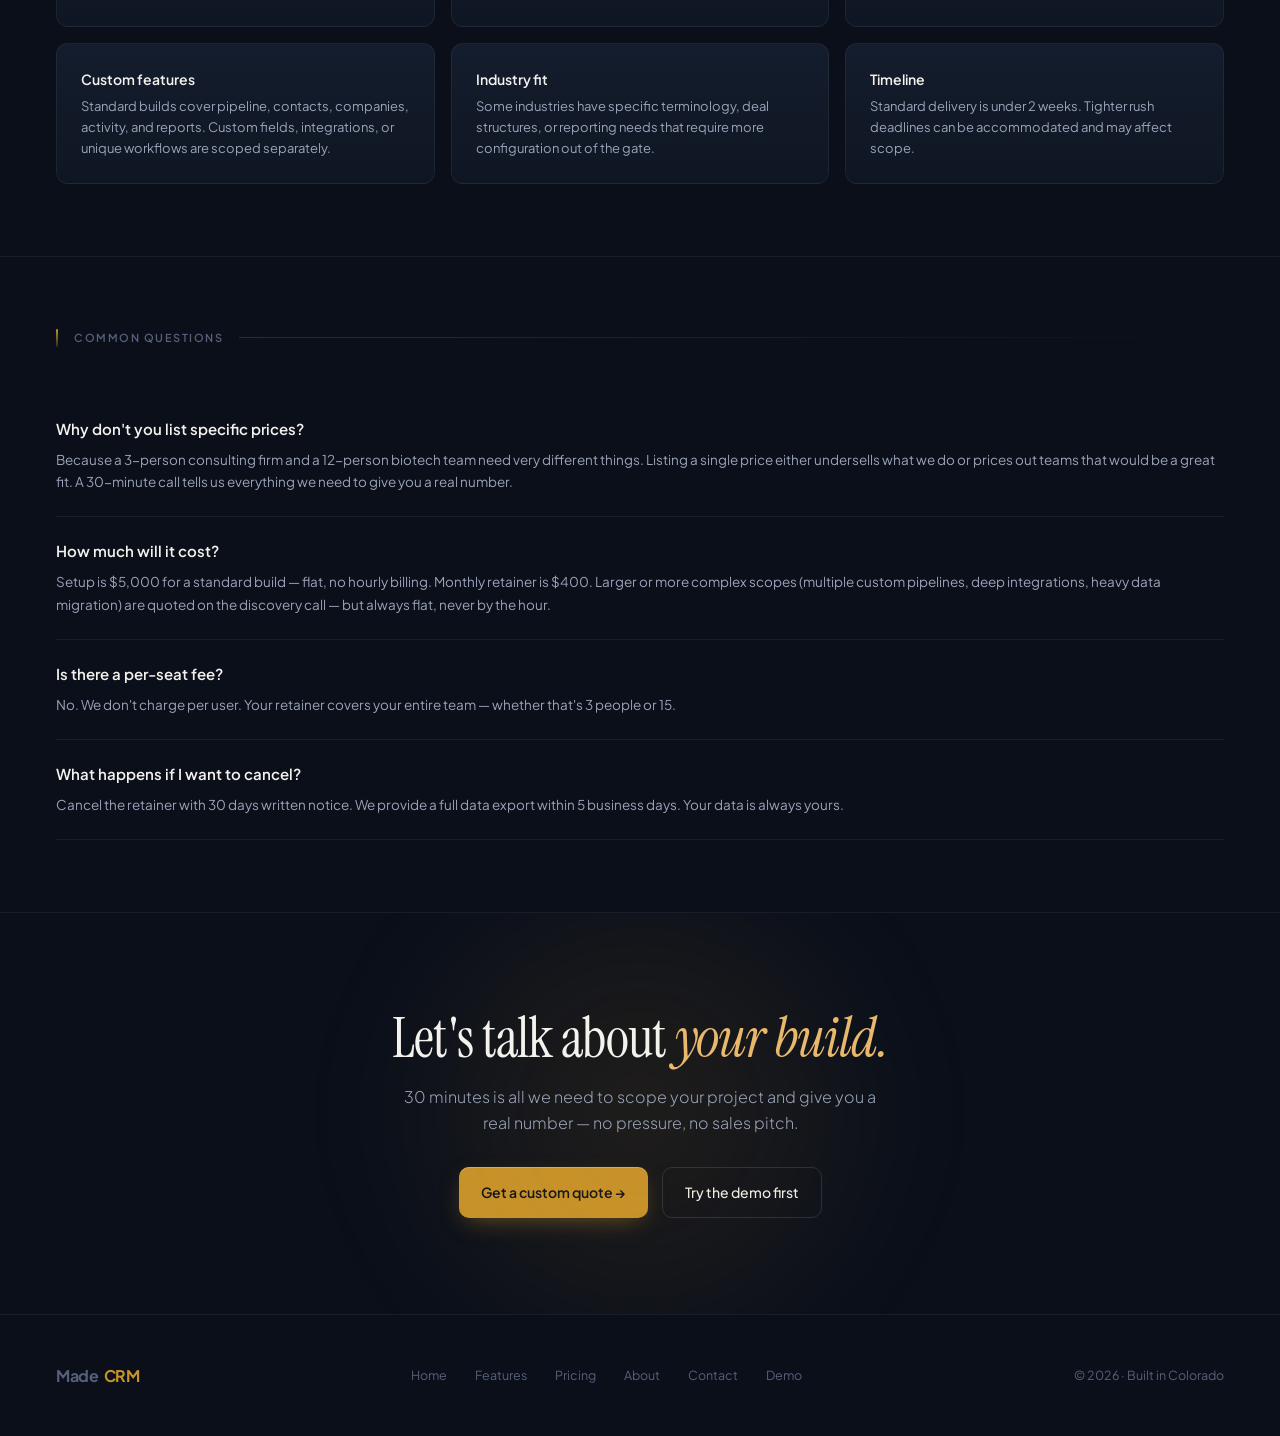
<file: pricing.html>
<!DOCTYPE html>
<html lang="en">
<head>
<meta charset="UTF-8">
<meta name="viewport" content="width=device-width, initial-scale=1.0">
<title>Pricing — Made CRM</title>
<link href="https://fonts.googleapis.com/css2?family=Instrument+Serif:ital@0;1&family=Plus+Jakarta+Sans:wght@300;400;500;600;700&family=JetBrains+Mono:wght@400;500&display=swap" rel="stylesheet">
<link rel="stylesheet" href="styles.css">
<style>
/* PRICING-PAGE SECTION PADDING OVERRIDE (tighter than default .s) */
.s{padding:72px 56px}

/* PRICING HERO */
.hero{padding:96px 56px 56px;text-align:center;position:relative;z-index:2}
.hero-inner{max-width:960px;margin:0 auto}
h1{font-family:'Instrument Serif',serif;font-size:84px;line-height:.98;letter-spacing:-2.5px;font-weight:400;margin-bottom:24px;max-width:920px;margin-left:auto;margin-right:auto}
.hero-sub{font-size:17px;color:var(--t2);max-width:580px;margin:0 auto 36px;font-weight:300;line-height:1.6}

/* PRICING MODELS */
.model-grid{display:grid;grid-template-columns:1fr 1fr;gap:24px;margin-bottom:48px}
.model-card{padding:36px;background:linear-gradient(180deg,var(--surface2),var(--surface));border:1px solid var(--line);border-radius:16px;position:relative}
.model-card.feat{border-color:rgba(200,146,42,.4);background:linear-gradient(180deg,rgba(200,146,42,.06),var(--surface))}
.model-card.feat::before{content:'Ongoing';position:absolute;top:-10px;left:24px;background:var(--gold);color:#0a0f1a;font-size:11px;font-weight:700;padding:3px 10px;border-radius:20px}
.mc-eye{font-size:11px;letter-spacing:1.5px;text-transform:uppercase;color:var(--t3);font-weight:600;font-family:'JetBrains Mono',monospace;margin-bottom:10px}
.mc-name{font-family:'Instrument Serif',serif;font-size:32px;font-weight:400;margin-bottom:12px;line-height:1.1}
.mc-desc{font-size:14px;color:var(--t2);line-height:1.7;margin-bottom:24px}
.mc-feats{display:flex;flex-direction:column;gap:10px;margin-bottom:28px}
.mc-feat{font-size:13.5px;color:var(--t2);display:flex;gap:10px;align-items:flex-start;line-height:1.5}
.mc-feat::before{content:'✓';color:var(--gold);font-weight:700;flex-shrink:0;margin-top:1px}
.mc-note{font-size:12px;color:var(--t3);margin-top:14px;line-height:1.6;padding-top:14px;border-top:1px solid var(--line)}

/* SCOPE FACTORS */
.scope-grid{display:grid;grid-template-columns:repeat(3,1fr);gap:16px}
.scope-card{padding:24px;background:linear-gradient(180deg,var(--surface2),var(--surface));border:1px solid var(--line);border-radius:12px}
.scope-card h4{font-size:14px;font-weight:600;margin-bottom:6px;color:var(--t)}
.scope-card p{font-size:13px;color:var(--t2);line-height:1.6}

/* FAQ */
.faq-list{display:flex;flex-direction:column;gap:0}
.faq-item{border-bottom:1px solid var(--line);padding:22px 0}
.faq-q{font-size:15px;font-weight:600;margin-bottom:8px;color:var(--t)}
.faq-a{font-size:13.5px;color:var(--t2);line-height:1.7}

/* PRICING CTA OVERRIDE (smaller than default .cta-final h2) */
.cta-final h2{font-size:56px;letter-spacing:-1px;margin-bottom:16px}
.cta-final p{font-size:16px;max-width:480px;margin:0 auto 32px}
.cta-actions{display:flex;gap:14px;justify-content:center;flex-wrap:wrap}

/* MOBILE OVERRIDES */
@media(max-width:900px){
  .hero{padding:80px 24px 56px}
  .model-grid{grid-template-columns:1fr}
  .scope-grid{grid-template-columns:1fr}
}
</style>
</head>
<body>

<nav class="nav">
  <a href="index.html" class="brand">Made<span class="crm">&nbsp;CRM</span></a>
  <div class="nav-links">
    <a href="index.html">Home</a>
    <a href="features.html">Features</a>
    <a href="pricing.html" class="active">Pricing</a>
    <a href="contact.html">Contact</a>
    <a href="https://demo.madecrm.io" target="_blank" class="nav-cta">See the demo →</a>
  </div>
</nav>

<!-- HERO -->
<div class="hero">
  <div class="hero-inner">
    <div class="eyebrow"><span class="dot"></span>Pricing</div>
    <h1>Priced for the build,<br><em>not the seat count.</em></h1>
    <p class="hero-sub">Every Made CRM is custom — so every quote is custom too. We scope each project based on your team size, pipeline complexity, and what you need on day one.</p>
    <a href="contact.html" class="btn-p">Get a custom quote →</a>
  </div>
</div>

<!-- MODEL -->
<section class="s">
  <div class="s-inner">
    <div class="s-rule"><span class="s-num"></span><span class="s-eye">How it's structured</span><span class="s-line"></span></div>
    <div class="model-grid">
      <div class="model-card">
        <div class="mc-eye">One-time · Setup</div>
        <div class="mc-name">Custom Build</div>
        <div class="mc-desc">Everything it takes to get your team live — configured, loaded with your data, and ready to use on day one.</div>
        <div class="mc-feats">
          <div class="mc-feat">Custom pipeline stages and terminology built around how your team works</div>
          <div class="mc-feat">Data migration from your current tool — spreadsheets, HubSpot, Salesforce, or other</div>
          <div class="mc-feat">Individual secure logins for your entire team</div>
          <div class="mc-feat">Reports dashboard configured for your metrics</div>
          <div class="mc-feat">1-hour onboarding call and 30 days post-launch support</div>
        </div>
        <div class="mc-note">From $5,000 flat. Scope agreed on the discovery call — no surprises, no hourly creep.</div>
      </div>
      <div class="model-card feat">
        <div class="mc-eye">$400/mo · Retainer</div>
        <div class="mc-name">Hosting & Support</div>
        <div class="mc-desc">Ongoing hosting, maintenance, and support so your CRM stays fast, secure, and up to date — without you thinking about it.</div>
        <div class="mc-feats">
          <div class="mc-feat">Dedicated hosting on enterprise-grade infrastructure</div>
          <div class="mc-feat">Weekly automated database backups</div>
          <div class="mc-feat">Bug fixes and minor UI updates included</div>
          <div class="mc-feat">Up to 2 hours per month of small feature requests</div>
          <div class="mc-feat">Email support with 48-hour response time</div>
        </div>
        <div class="mc-note">Cancel with 30 days written notice. Your data is always yours — full export available at any time.</div>
      </div>
    </div>
  </div>
</section>

<!-- SCOPE FACTORS -->
<section class="s" style="padding-top:0;border-top:none">
  <div class="s-inner">
    <div class="s-rule"><span class="s-num"></span><span class="s-eye">What affects the quote</span><span class="s-line"></span></div>
    <p style="font-size:15px;color:var(--t2);max-width:600px;margin-bottom:32px;font-weight:300;line-height:1.7">Every project is different. These are the factors that typically affect scope — and what we talk through on the discovery call.</p>
    <div class="scope-grid">
      <div class="scope-card">
        <h4>Team size</h4>
        <p>More users means more logins, more owner filters, and more nuance in how reports are broken out by person.</p>
      </div>
      <div class="scope-card">
        <h4>Pipeline complexity</h4>
        <p>A single pipeline with 5 stages is straightforward. Multiple pipelines with custom fields, deal types, and conditional logic takes more time.</p>
      </div>
      <div class="scope-card">
        <h4>Data migration</h4>
        <p>Clean spreadsheets migrate quickly. Multiple sources, duplicate records, or messy historical data requires more cleanup work.</p>
      </div>
      <div class="scope-card">
        <h4>Custom features</h4>
        <p>Standard builds cover pipeline, contacts, companies, activity, and reports. Custom fields, integrations, or unique workflows are scoped separately.</p>
      </div>
      <div class="scope-card">
        <h4>Industry fit</h4>
        <p>Some industries have specific terminology, deal structures, or reporting needs that require more configuration out of the gate.</p>
      </div>
      <div class="scope-card">
        <h4>Timeline</h4>
        <p>Standard delivery is under 2 weeks. Tighter rush deadlines can be accommodated and may affect scope.</p>
      </div>
    </div>
  </div>
</section>

<!-- FAQ -->
<section class="s">
  <div class="s-inner">
    <div class="s-rule"><span class="s-num"></span><span class="s-eye">Common questions</span><span class="s-line"></span></div>
    <div class="faq-list">
      <div class="faq-item">
        <div class="faq-q">Why don't you list specific prices?</div>
        <div class="faq-a">Because a 3-person consulting firm and a 12-person biotech team need very different things. Listing a single price either undersells what we do or prices out teams that would be a great fit. A 30-minute call tells us everything we need to give you a real number.</div>
      </div>
      <div class="faq-item">
        <div class="faq-q">How much will it cost?</div>
        <div class="faq-a">Setup is $5,000 for a standard build — flat, no hourly billing. Monthly retainer is $400. Larger or more complex scopes (multiple custom pipelines, deep integrations, heavy data migration) are quoted on the discovery call — but always flat, never by the hour.</div>
      </div>
      <div class="faq-item">
        <div class="faq-q">Is there a per-seat fee?</div>
        <div class="faq-a">No. We don't charge per user. Your retainer covers your entire team — whether that's 3 people or 15.</div>
      </div>
      <div class="faq-item">
        <div class="faq-q">What happens if I want to cancel?</div>
        <div class="faq-a">Cancel the retainer with 30 days written notice. We provide a full data export within 5 business days. Your data is always yours.</div>
      </div>
    </div>
  </div>
</section>

<!-- CTA -->
<section class="cta-final">
  <h2>Let's talk about <em>your build.</em></h2>
  <p>30 minutes is all we need to scope your project and give you a real number — no pressure, no sales pitch.</p>
  <div class="cta-actions">
    <a href="contact.html" class="btn-p">Get a custom quote →</a>
    <a href="https://demo.madecrm.io" target="_blank" class="btn-s">Try the demo first</a>
  </div>
</section>

<footer>
  <a href="index.html" class="brand">Made<span class="crm">&nbsp;CRM</span></a>
  <div class="footer-links">
    <a href="index.html">Home</a>
    <a href="features.html">Features</a>
    <a href="pricing.html">Pricing</a>
    <a href="about.html">About</a>
    <a href="contact.html">Contact</a>
    <a href="https://demo.madecrm.io" target="_blank">Demo</a>
  </div>
  <div>© 2026 · Built in Colorado</div>
</footer>

</body>
</html>
</file>
<file: styles.css>
/* ============================================================
   Made CRM — shared styles
   Linked from every page. Page-specific styles remain inline
   in each page's <style> block and override these rules.
   ============================================================ */

/* RESET */
*,*::before,*::after{box-sizing:border-box;margin:0;padding:0}

/* ROOT VARIABLES */
:root{
  --bg:#0a0f1a;--ink:#06090f;
  --surface:#0f1623;--surface2:#141d2d;--surface3:#1a2436;
  --line:rgba(255,255,255,0.06);--line2:rgba(255,255,255,0.12);
  --t:#f4f2ed;--t2:#9aa3b8;--t3:#56607a;
  --gold:#c8922a;--gold2:#e8b86d;--gold3:#f0d9a8;
  --green:#10b981;
}

/* BASE */
html,body{background:var(--bg);color:var(--t);font-family:'Plus Jakarta Sans',sans-serif;font-size:15px;line-height:1.6;-webkit-font-smoothing:antialiased}
body{background:radial-gradient(ellipse 1200px 600px at 50% -200px,rgba(200,146,42,0.10),transparent 60%),radial-gradient(ellipse 800px 500px at 100% 30%,rgba(200,146,42,0.04),transparent 60%),var(--bg)}
em{font-style:italic;color:var(--gold2)}
a{color:inherit;text-decoration:none}
img{max-width:100%;display:block}

/* NAV */
.nav{position:sticky;top:0;z-index:50;backdrop-filter:blur(20px);background:rgba(10,15,26,.72);border-bottom:1px solid var(--line);padding:14px 56px;display:flex;align-items:center;justify-content:space-between}
.brand{font-weight:700;font-size:16px;letter-spacing:-.3px;display:flex;align-items:baseline;gap:2px}
.brand .crm{color:var(--gold)}
.nav-links{display:flex;gap:32px;align-items:center}
.nav-links a{font-size:13.5px;color:var(--t2);font-weight:500;transition:color .15s}
.nav-links a:hover,.nav-links a.active{color:var(--t)}
.nav-cta{padding:8px 16px;border:1px solid var(--gold);color:var(--gold2);border-radius:8px;font-size:13px;font-weight:600;transition:.15s;display:inline-flex;align-items:center;gap:6px}
.nav-cta:hover{background:var(--gold);color:#0a1628}

/* EYEBROW */
.eyebrow{display:inline-flex;align-items:center;gap:8px;padding:5px 12px;border:1px solid var(--line2);border-radius:100px;font-size:11.5px;letter-spacing:1px;text-transform:uppercase;color:var(--gold2);font-weight:500;margin-bottom:24px;background:rgba(200,146,42,0.04)}
.eyebrow .dot{width:5px;height:5px;border-radius:50%;background:var(--gold);box-shadow:0 0 0 3px rgba(200,146,42,.2)}

/* BUTTONS */
.btn-p,.btn-primary{background:var(--gold);color:#0a0f1a;padding:13px 22px;border-radius:10px;font-weight:600;font-size:14px;display:inline-flex;align-items:center;gap:8px;box-shadow:0 8px 24px -8px rgba(200,146,42,.5),inset 0 1px 0 rgba(255,255,255,.25);transition:.15s;border:none;cursor:pointer;font-family:inherit;text-decoration:none}
.btn-primary{font-weight:700}
.btn-p:hover,.btn-primary:hover{transform:translateY(-1px);box-shadow:0 12px 28px -8px rgba(200,146,42,.6)}
.btn-s,.btn-secondary{padding:13px 22px;border-radius:10px;border:1px solid var(--line2);font-weight:500;font-size:14px;color:var(--t);transition:.15s;display:inline-flex;align-items:center;gap:8px;text-decoration:none;background:transparent;font-family:inherit;cursor:pointer}
.btn-secondary{font-weight:600}
.btn-s:hover,.btn-secondary:hover{border-color:var(--gold);color:var(--gold2)}

/* SECTION RULES (eyebrow + line dividers used on most pages) */
section{position:relative;z-index:2}
.s{padding:96px 56px;border-top:1px solid var(--line)}
.s-inner{max-width:1180px;margin:0 auto}
.s-rule{display:flex;align-items:center;gap:16px;margin-bottom:48px}
.s-num{width:2px;height:18px;background:linear-gradient(180deg,var(--gold),rgba(200,146,42,.2));flex-shrink:0;border-radius:1px}
.s-eye{font-size:11px;letter-spacing:1.5px;text-transform:uppercase;color:var(--t3);font-weight:600}
.s-line{flex:1;height:1px;background:linear-gradient(90deg,var(--line2),transparent)}

/* FINAL CTA */
.cta-final{padding:96px 56px;text-align:center;border-top:1px solid var(--line);position:relative;overflow:hidden}
.cta-final::before{content:'';position:absolute;top:50%;left:50%;transform:translate(-50%,-50%);width:600px;height:600px;background:radial-gradient(circle,rgba(200,146,42,.12),transparent 70%);filter:blur(40px);pointer-events:none}
.cta-final h2{font-family:'Instrument Serif',serif;font-size:64px;line-height:1.05;letter-spacing:-1.5px;margin-bottom:20px;position:relative;font-weight:400}
.cta-final h2 em{color:var(--gold2)}
.cta-final p{font-size:17px;color:var(--t2);max-width:520px;margin:0 auto 36px;font-weight:300;position:relative}

/* FOOTER */
footer{padding:48px 56px;border-top:1px solid var(--line);display:flex;justify-content:space-between;align-items:center;flex-wrap:wrap;gap:20px;font-size:12.5px;color:var(--t3)}
.footer-links{display:flex;gap:28px}
footer a:hover{color:var(--t2)}

/* MOBILE — nav, section padding, footer */
@media(max-width:900px){
  .nav{padding:14px 24px}
  .nav-links{display:none}
  .s{padding:64px 24px}
  .cta-final{padding:64px 24px}
  footer{padding:32px 24px;flex-direction:column;text-align:center}
  .footer-links{flex-wrap:wrap;justify-content:center}
}
</file>
